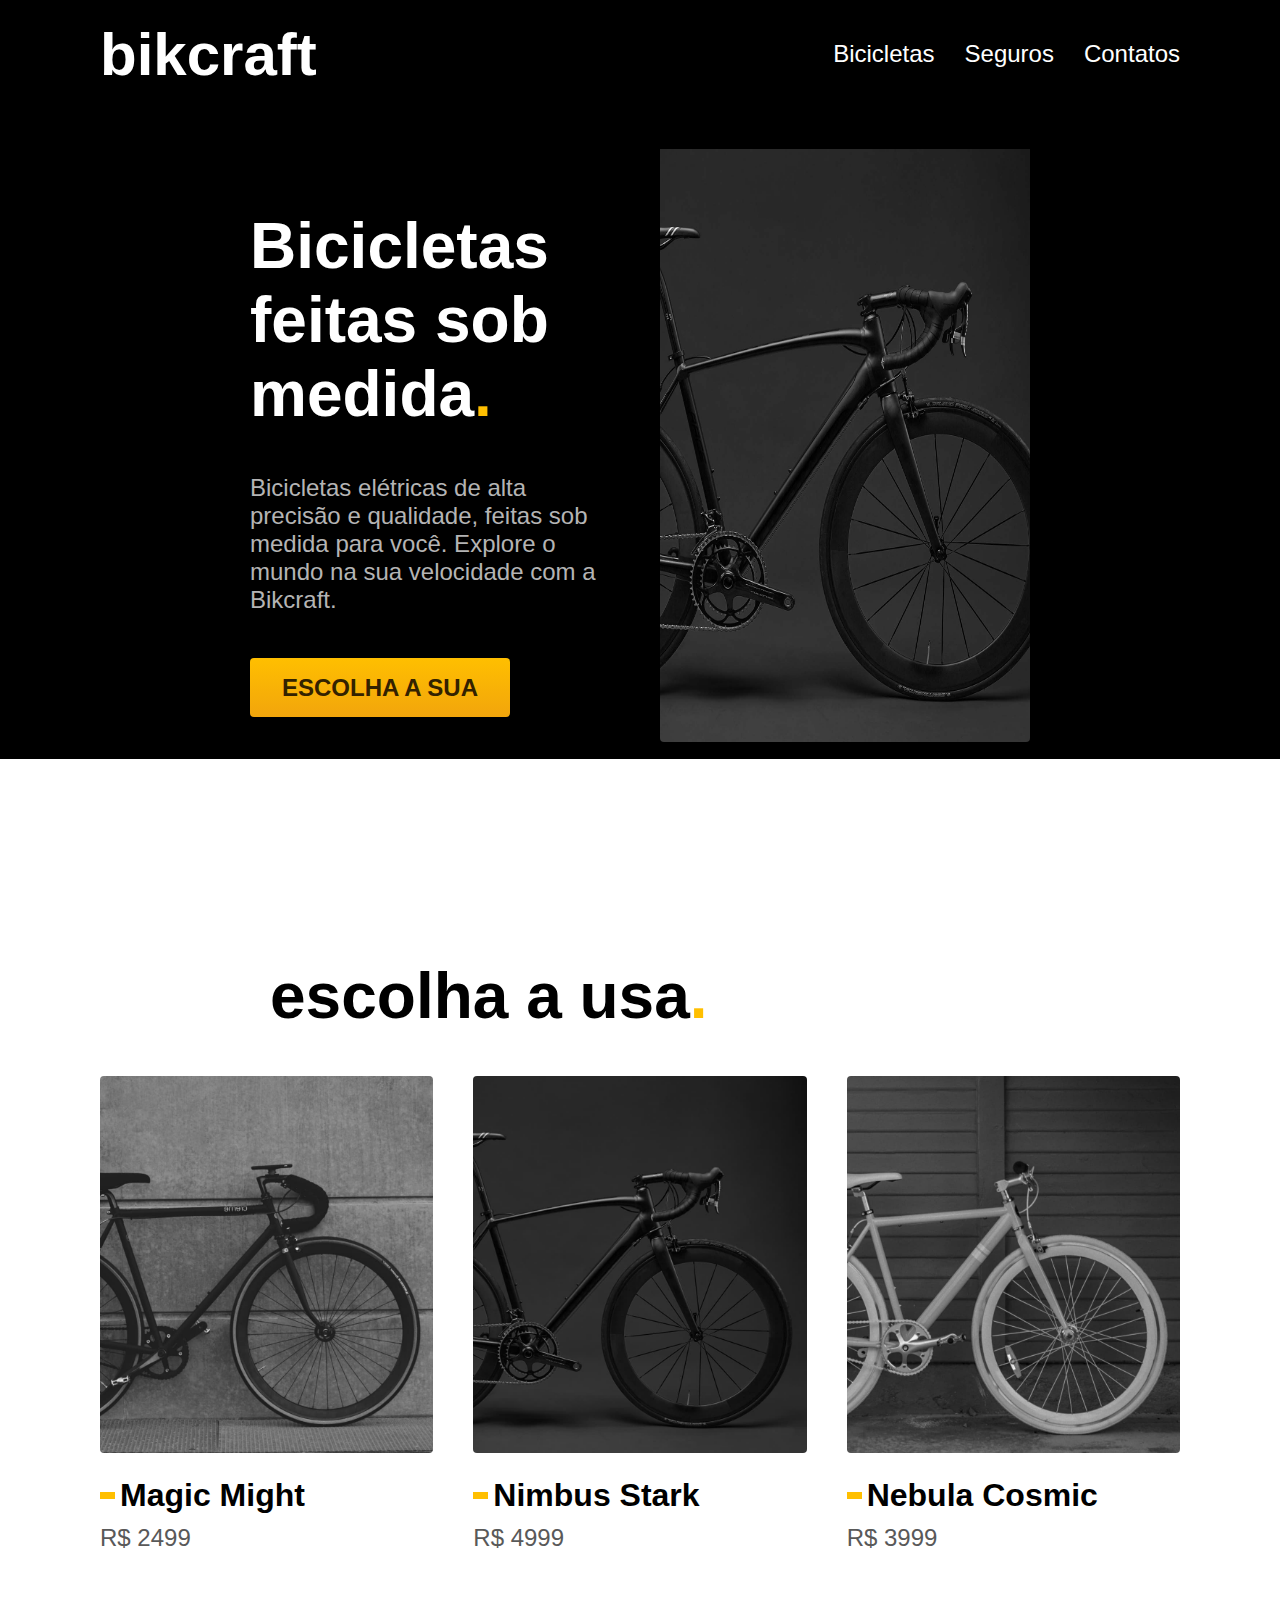
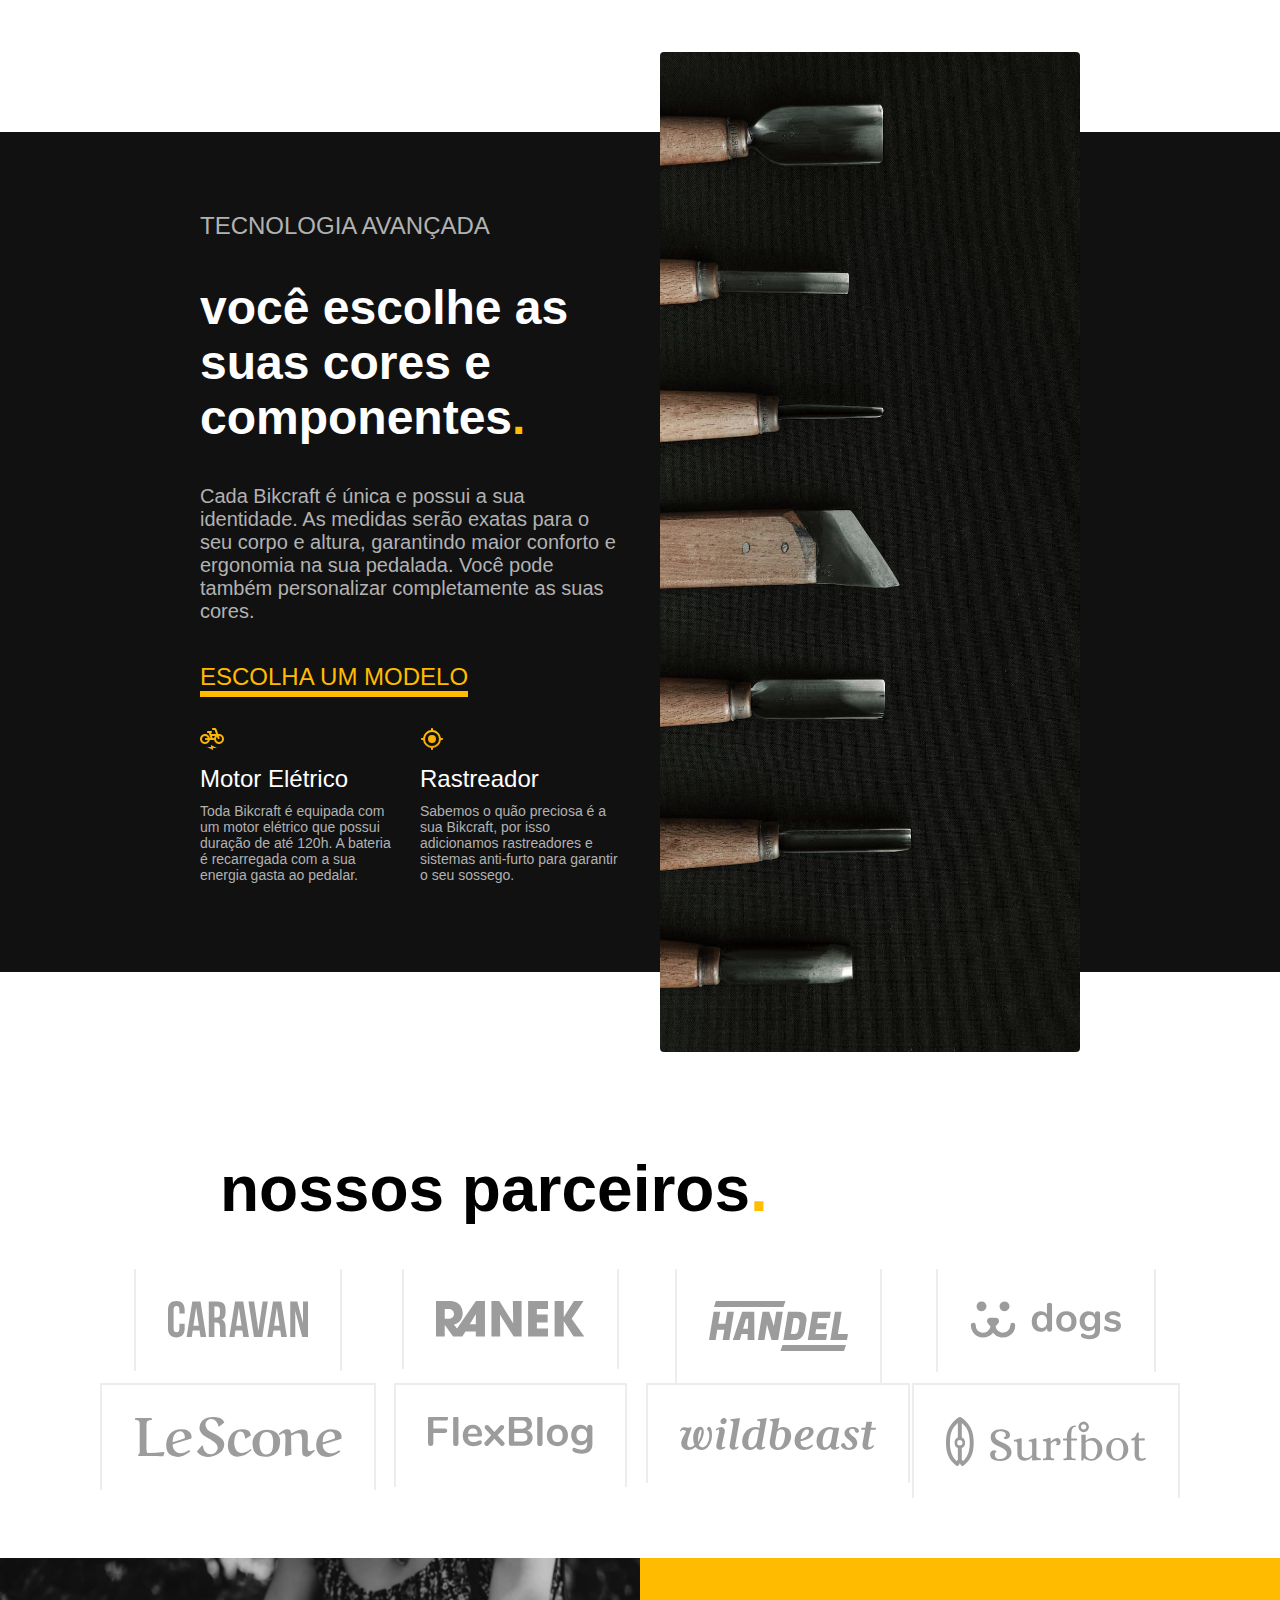
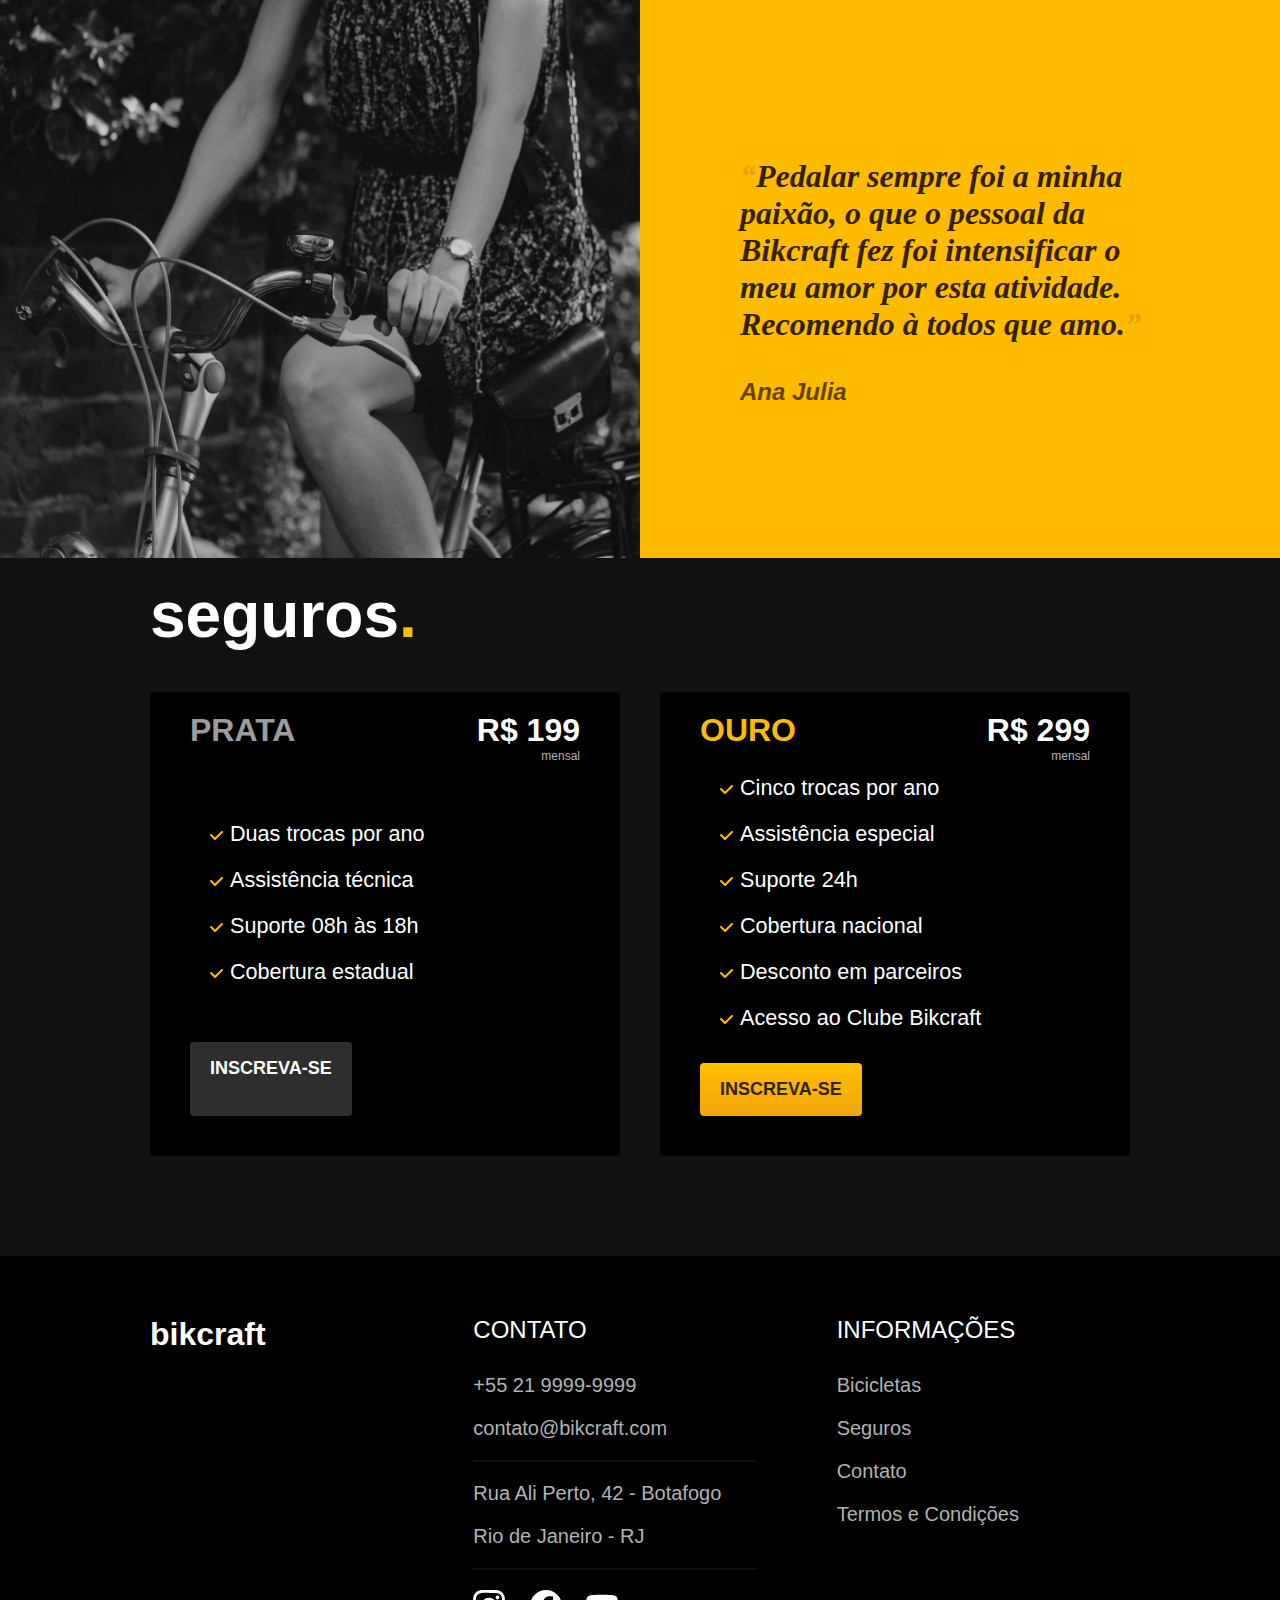
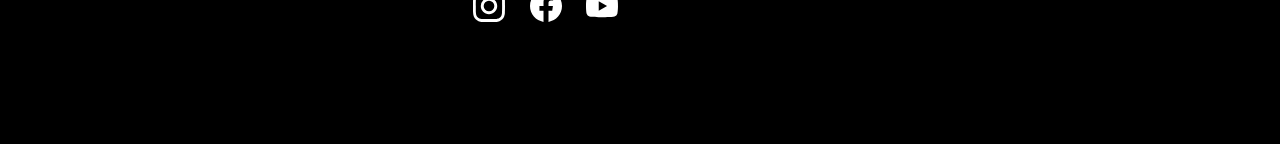
<file: index.html>
<!DOCTYPE html>
<html lang="PT-br">
<head>
    <meta charset="UTF-8">
    <meta http-equiv="X-UA-Compatible" content="IE=edge">
    <meta name="viewport" content="width=device-width, initial-scale=1.0">
    <link rel="stylesheet" href="./css/style.css">
    <title>Bikcraft - Bicicletas Elétricas</title>
</head>

<body>
    <header>
        <div class="nav">
            <a href="./index.html" class="titulo">bikcraft</a>
            <div class="nav-menu">
                <a href="./bicicletas.html">Bicicletas</a>
                <a href="./seguros.html">Seguros</a>
                <a href="./contato.html">Contatos</a>
            </div>
        </header>
    </nav>
    <section class="intro-back">
        <div class="intro">
            <div class="intro-div">
                <h1>Bicicletas feitas sob medida<span class="cor-amarela">.</span></h1>
                <p>Bicicletas elétricas de alta precisão e qualidade, feitas sob medida para você. Explore o mundo na sua velocidade com a Bikcraft.</p>
                <a href="./bicicletas.html">ESCOLHA A SUA</a>
            </div>
            <img src="./imgs/introducao.jpg" alt="bicicleta">
        </div>
    </section>
    <section class="escolha-back">
        <div class="escolha">
            <h1>escolha a usa<span class="cor-amarela">.</span></h1>
            <div class="menu-img">
                <a href="./bicicletas/magic.html">
                    <img class="magic" src="./imgs/magic-home.jpg" alt="magic">
                    <h2>Magic Might</h2>
                    <p>R$ 2499</p>
                </a>
                <a href="./bicicletas/nimbus.html">
                    <img class="nimbus" src="./imgs/./nimbus-home.jpg" alt="nimbus">
                    <h2>Nimbus Stark</h2>
                    <p>R$ 4999</p>
                </a>
                <a href="./bicicletas/nebula.html">
                    <img class="nebula" src="./imgs/./nebula-home.jpg" alt="nebula">
                    <h2>Nebula Cosmic</h2>
                    <p>R$ 3999</p>
                </a>
            </div>
        </div>
    </section>
    <article class="tecno-back">
        <div class="tecno">
            <h2>TECNOLOGIA AVANÇADA</h2>
            <h1>você escolhe as suas cores e componentes<span class="cor-amarela">.</span></h1>
            <p>Cada Bikcraft é única e possui a sua identidade. As medidas serão exatas para o seu corpo e altura, garantindo maior conforto e ergonomia na sua pedalada. Você pode também personalizar completamente as suas cores.</p>
            <a href="./bicicletas.html">ESCOLHA UM MODELO</a>
            <div class="tecno-div">
                <div>
                    <img src="./imgs/eletrica.svg" alt="eletrica">
                    <h2>Motor Elétrico</h2>
                    <p>Toda Bikcraft é equipada com um motor elétrico que possui duração de até 120h. A bateria é recarregada com a sua energia gasta ao pedalar.</p>
                </div>
                <div>
                    <img src="./imgs/rastreador.svg" alt="">
                    <h2>Rastreador</h2>
                    <p>Sabemos o quão preciosa é a sua Bikcraft, por isso adicionamos rastreadores e sistemas anti-furto para garantir o seu sossego.            </p>
                </div>
            </div>
            <img class="tecno-imagem" src="./imgs/tecnologia.jpg" alt="tecnologia">
        </div>
    </article>
    <article>
        <div class="parceiros">
            <h1>nossos parceiros<span class="cor-amarela">.</span></h1>
            <div class="parceiros-flex">
                <img src="./imgs/marcas/caravan.svg" alt="">
                <img src="./imgs/marcas/ranek.svg" alt="">
                <img src="./imgs/marcas/handel.svg" alt="">
                <img src="./imgs/marcas/dogs.svg" alt="">
                <img src="./imgs/marcas/lescone.svg" alt="">
                <img src="./imgs/marcas/flexblog.svg" alt="">
                <img src="./imgs/marcas/wildbeast.svg" alt="">
                <img src="./imgs/marcas/surfbot.svg" alt="">
            </div>
        </div>
    </article>
    <article class="depoimento-back">
        <div class="depoimento">
            <img src="./imgs/depoimento.jpg" alt="depoimento">
            <div class="depoimento-text">
                <h1><span class="cor-amarela-aspas">“</span>Pedalar sempre foi a minha paixão, o que o pessoal da Bikcraft fez foi intensificar o meu amor por esta atividade. Recomendo à todos que amo.<span class="cor-amarela-aspas">”</span></h1>
            </div>
        </div>  
    </article>
    <section class="seguros-back">
        <div class="seguros">
            <h1>seguros<span class="cor-amarela">.</span></h1>
            <div class="seguros-prata">
                    <h2>PRATA</h2>
                    <div class="seguros-prata-text-2">
                        <h3>R$ 199</h3>
                        <p>mensal</p>
                    </div>
                <ul class="lista-prata">
                    <li>Duas trocas por ano</li>
                    <li>Assistência técnica</li>
                    <li>Suporte 08h às 18h</li>
                    <li>Cobertura estadual</li>
                </ul>
                <a href="./orcamento.html">INSCREVA-SE</a>
            </div>
            <div class="seguros-ouro">
                <h2>OURO</h2>
                <div class="seguros-ouro-text">
                <h3>R$ 299</h3>
                    <p>mensal</p>
                </div>
                <ul>
                    <li>Cinco trocas por ano</li>
                    <li>Assistência especial</li>
                    <li>Suporte 24h</li>
                    <li>Cobertura nacional</li>
                    <li>Desconto em parceiros</li>
                    <li>Acesso ao Clube Bikcraft</li>
                </ul>
                <a href="./orcamento.html">INSCREVA-SE</a>
            </div>
        </div>
    </section>
    <footer class="rodape">
        <h1>bikcraft</h1>
        <div class="rodape-contato">
            <h2>CONTATO</h2>
            <div class="rodape-contatos">
                <a href="">+55 21 9999-9999</a>
                <a href="">contato@bikcraft.com</a>
            </div>
            <div class="rodape-contatos-loca">
                <p>Rua Ali Perto, 42 - Botafogo</p>
                <p>Rio de Janeiro - RJ</p>
            </div>
            <div class="rodape-contatos-imgs">
                <img src="./imgs/icons/instagram.svg" alt="instagram">
                <img src="./imgs/icons/facebook.svg" alt="facebook">
                <img src="./imgs/icons/youtube.svg" alt="youtube">
            </div>
        </div>
        <div class="rodape-info">
            <h2>INFORMAÇÕES</h2>
            <ul>
                <a href="./bicicletas.html">
                    <li>Bicicletas</li>
                </a>
                <a href="./seguros.html">
                    <li>Seguros</li>
                </a>
                <a href="./contato.html">
                    <li>Contato</li>
                </a>
                <a href="./termos.html">
                    <li>Termos e Condições</li>
                </a>
            </ul>
        </div>
        <p class="direitos">Bikcraft © Alguns direitos reservados.</p>
    </footer>
</body>
</html>
</file>
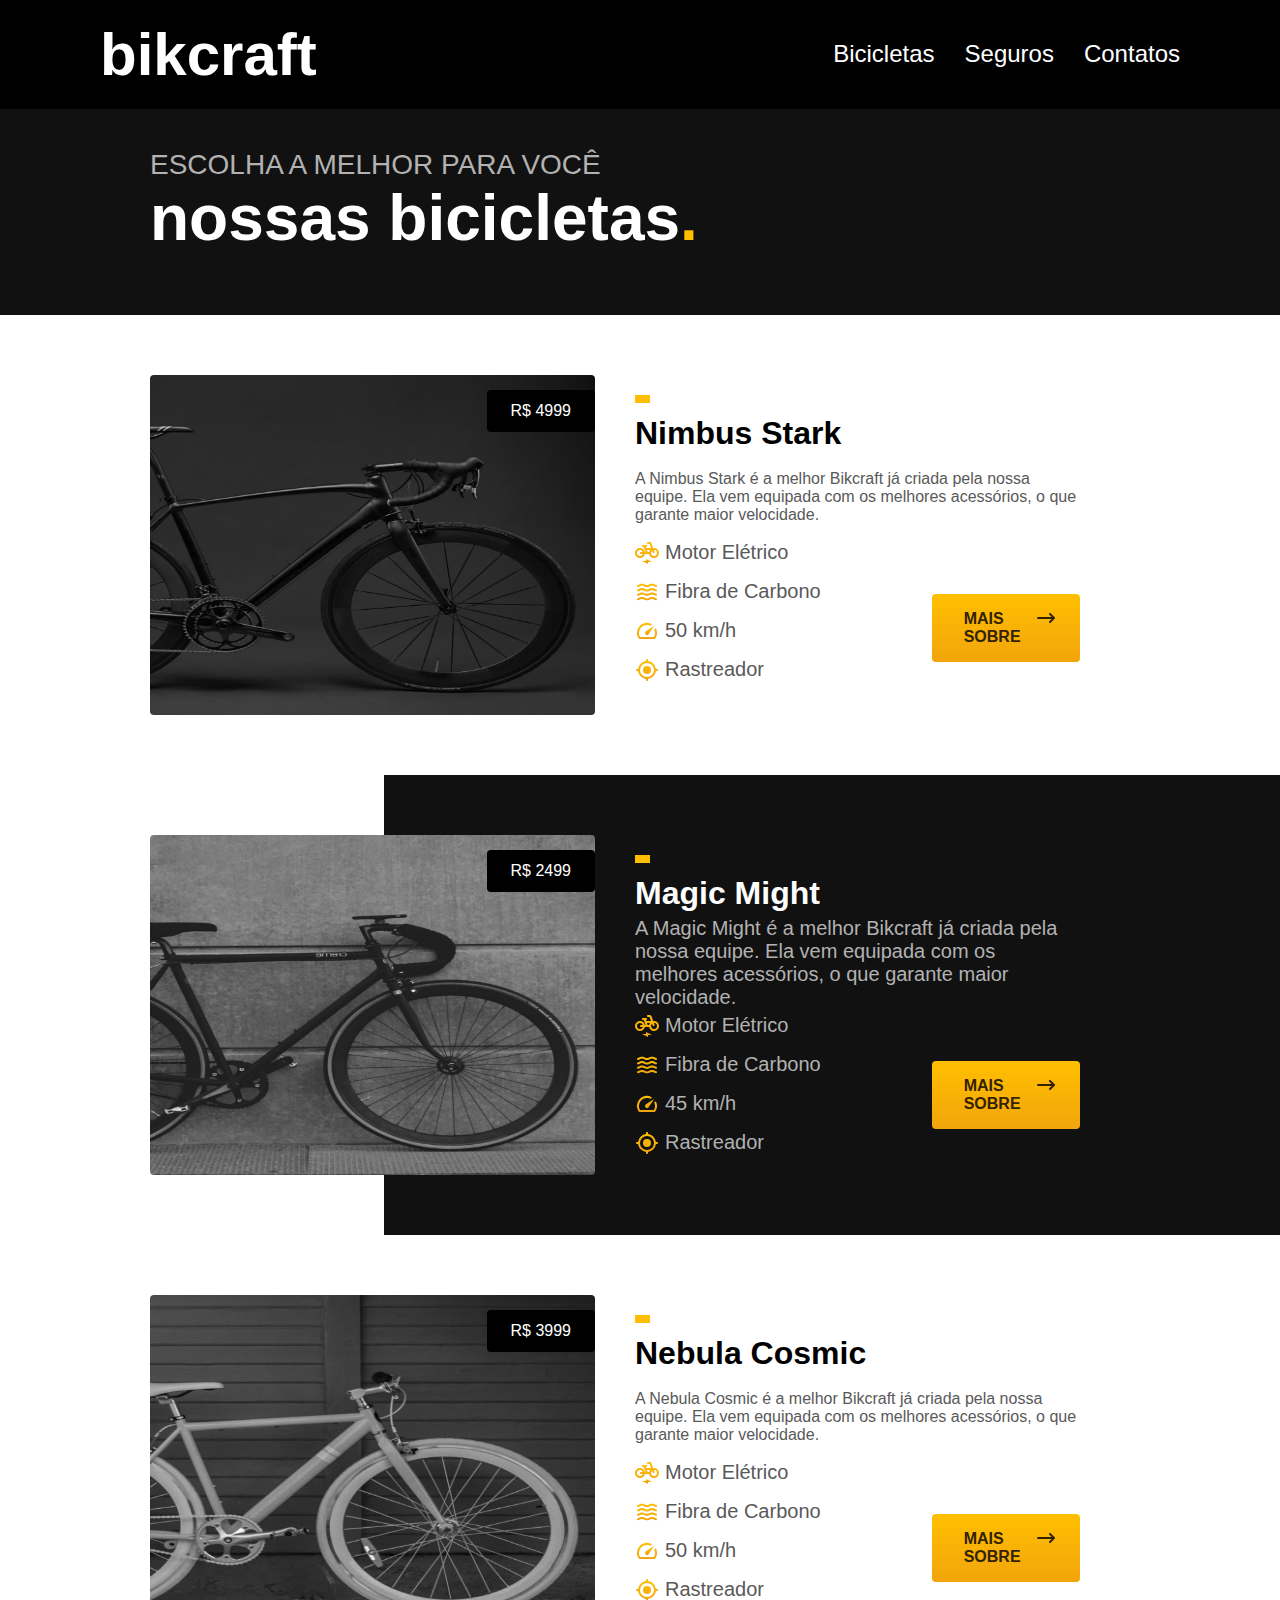
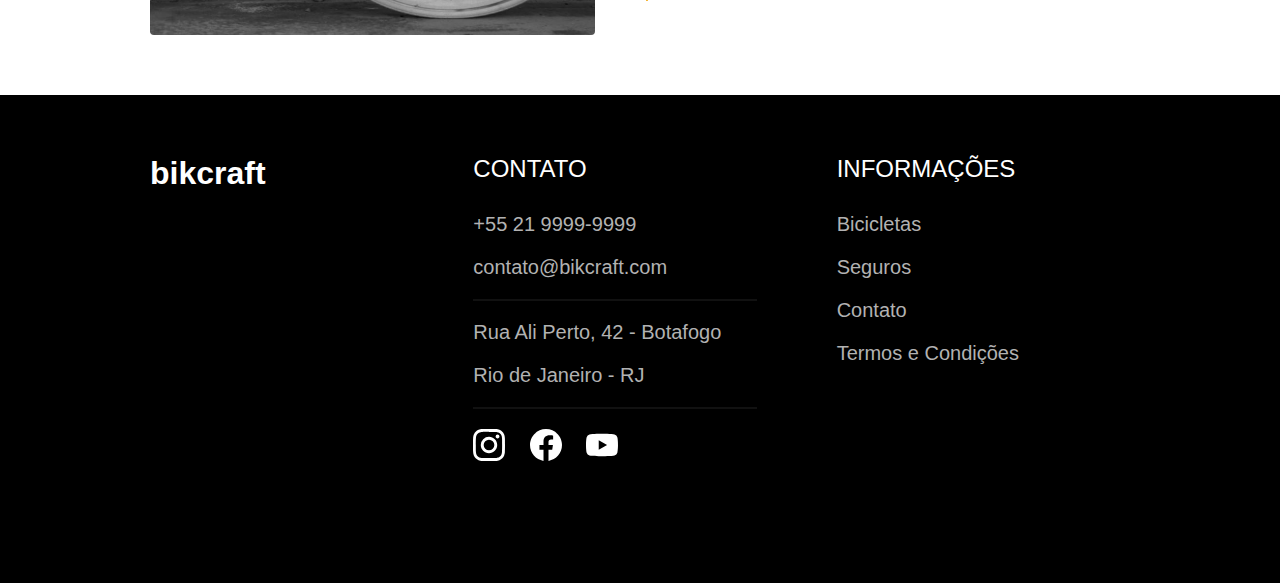
<file: bicicletas.html>
<!DOCTYPE html>
<html lang="PT-br">
<head>
    <meta charset="UTF-8">
    <meta http-equiv="X-UA-Compatible" content="IE=edge">
    <meta name="viewport" content="width=device-width, initial-scale=1.0">
    <title>Bicicletas | Bikcraft</title>
    <link rel="stylesheet" href="./css/style.css">
    <link rel="stylesheet" href="./css/bicicletas.css">
</head>
<body>
    <header>
        <div class="nav">
            <a href="./index.html" class="titulo">bikcraft</a>
            <div class="nav-menu">
                <a href="./bicicletas.html">Bicicletas</a>
                <a href="./seguros.html">Seguros</a>
                <a href="./contato.html">Contatos</a>
            </div>
        </header>
    <article class="intro-bicicletas">
        <h2>ESCOLHA A MELHOR PARA VOCÊ</h2>
        <h1>nossas bicicletas<span class="cor-amarela">.</span></h1>
    </article>
    <section class="bikes">
        <div class="imagem-bikes">
            <img src="./imgs/nimbus-home.jpg" alt="Nimbus Stark">
            <h4 class="bike-preco">R$ 4999</h4>
        </div>
        <div class="bike-detalhe">
            <h1>Nimbus Stark</h1>
            <p class="bike-detalhe-desc">A Nimbus Stark é a melhor Bikcraft já criada pela nossa equipe. Ela vem equipada com os melhores acessórios, o que garante maior velocidade.</p>
            <ul class="bike-desc">
                <li>
                    <img src="./imgs/eletrica.svg" alt="">
                    <p>Motor Elétrico</p>
                </li>
                <li>
                    <img src="./imgs/carbono.svg" alt="">
                    <p>Fibra de Carbono</p>
                </li>
                <li>
                    <img src="./imgs/velocidade.svg" alt="">
                    <p>50 km/h</p>
                </li>
                <li>
                    <img src="./imgs/rastreador.svg" alt="">
                    <p>Rastreador</p>
                </li>
            </ul>
            <a href="./bicicletas/nimbus.html">MAIS SOBRE</a>
        </div>
    </section>
    <section class="bikes-magic">
        <div class="imagem-bikes">
            <img src="./imgs/magic-home.jpg" alt="Magic Might">
            <h4 class="bike-preco">R$ 2499</h4>
        </div>
        </div>
        <div class="bike-detalhe">
            <h1>Magic Might</h1>
            <p class="bike-detalhe-desc">A Magic Might é a melhor Bikcraft já criada pela nossa equipe. Ela vem equipada com os melhores acessórios, o que garante maior velocidade.</p>
            <ul class="bike-desc">
                <li>
                    <img src="./imgs/eletrica.svg" alt="">
                    <p>Motor Elétrico</p>
                </li>
                <li>
                    <img src="./imgs/carbono.svg" alt="">
                    <p>Fibra de Carbono</p>
                </li>
                <li>
                    <img src="./imgs/velocidade.svg" alt="">
                    <p>45 km/h</p>
                </li>
                <li>
                    <img src="./imgs/rastreador.svg" alt="">
                    <p>Rastreador</p>
                </li>
            </ul>
            <a href="./bicicletas/nimbus.html">MAIS SOBRE</a>
        </div>
        </div>
    </section>
    <section class="bikes">
        <div class="imagem-bikes">
            <img src="./imgs/nebula-home.jpg" alt="Nebula Cosmic">
            <h4 class="bike-preco">R$ 3999</h4>
        </div>
        <div class="bike-detalhe">
            <h1>Nebula Cosmic</h1>
            <p class="bike-detalhe-desc">A Nebula Cosmic é a melhor Bikcraft já criada pela nossa equipe. Ela vem equipada com os melhores acessórios, o que garante maior velocidade.</p>
            <ul class="bike-desc">
                <li>
                    <img src="./imgs/eletrica.svg" alt="">
                    <p>Motor Elétrico</p>
                </li>
                <li>
                    <img src="./imgs/carbono.svg" alt="">
                    <p>Fibra de Carbono</p>
                </li>
                <li>
                    <img src="./imgs/velocidade.svg" alt="">
                    <p>50 km/h</p>
                </li>
                <li>
                    <img src="./imgs/rastreador.svg" alt="">
                    <p>Rastreador</p>
                </li>
            </ul>
            <a href="./bicicletas/nimbus.html">MAIS SOBRE</a>
        </div>
        </div>
    </section>
    <footer class="rodape">
        <h1>bikcraft</h1>
        <div class="rodape-contato">
            <h2>CONTATO</h2>
            <div class="rodape-contatos">
                <a href="">+55 21 9999-9999</a>
                <a href="">contato@bikcraft.com</a>
            </div>
            <div class="rodape-contatos-loca">
                <p>Rua Ali Perto, 42 - Botafogo</p>
                <p>Rio de Janeiro - RJ</p>
            </div>
            <div class="rodape-contatos-imgs">
                <img src="./imgs/icons/instagram.svg" alt="instagram">
                <img src="./imgs/icons/facebook.svg" alt="facebook">
                <img src="./imgs/icons/youtube.svg" alt="youtube">
            </div>
        </div>
        <div class="rodape-info">
            <h2>INFORMAÇÕES</h2>
            <ul>
                <a href="./bicicletas.html">
                    <li>Bicicletas</li>
                </a>
                <a href="./seguros.html">
                    <li>Seguros</li>
                </a>
                <a href="./contato.html">
                    <li>Contato</li>
                </a>
                <a href="./termos.html">
                    <li>Termos e Condições</li>
                </a>
            </ul>
        </div>
        <p class="direitos">Bikcraft © Alguns direitos reservados.</p>
    </footer>
</body>
</html>
</file>
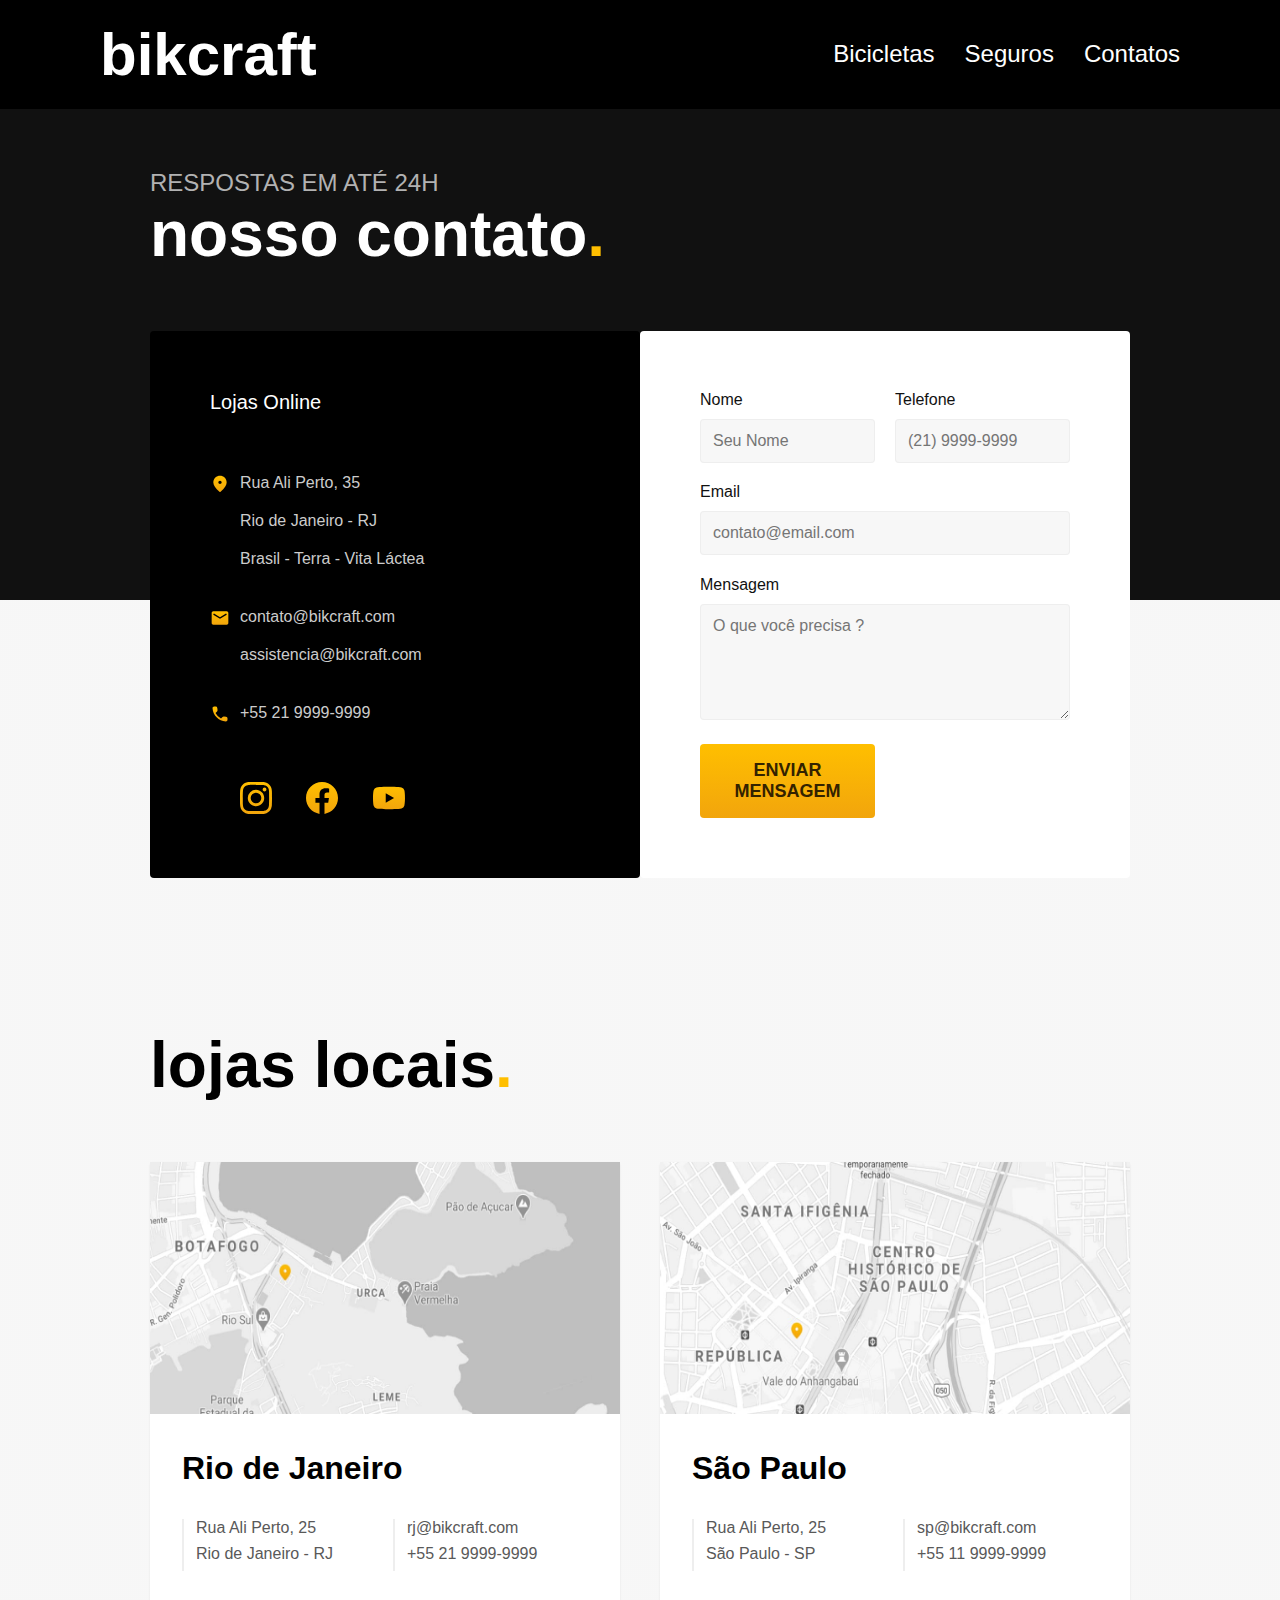
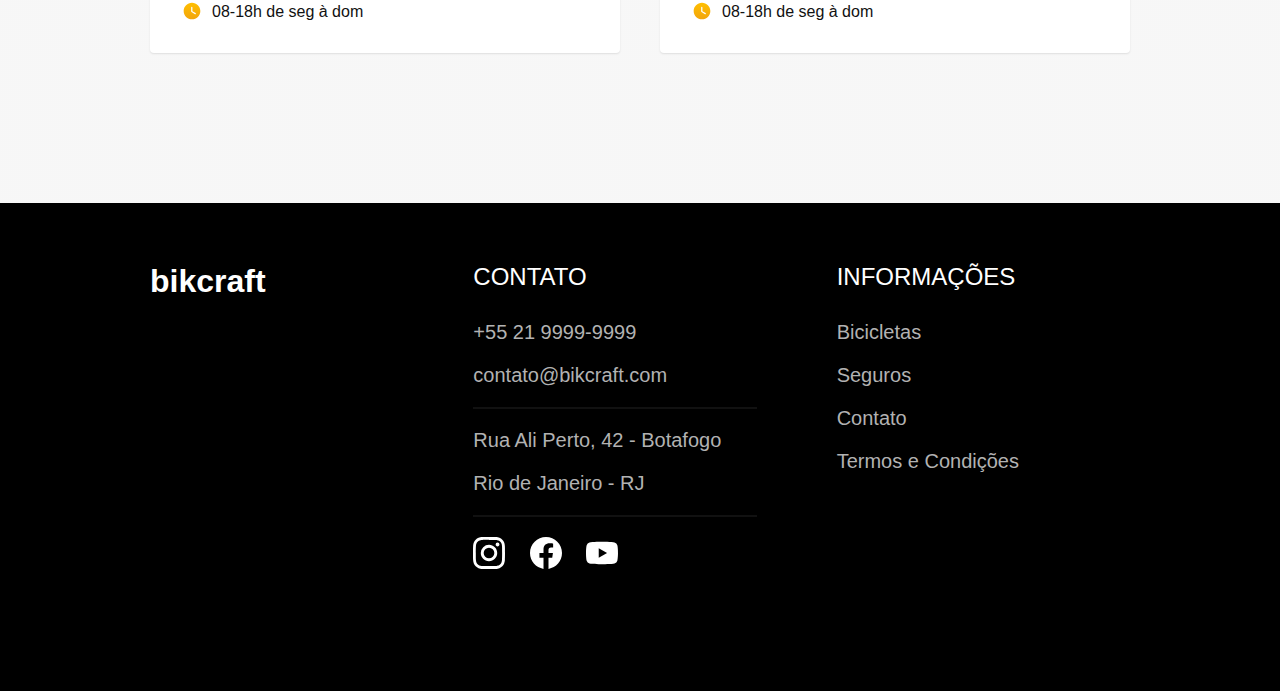
<file: contato.html>
<!DOCTYPE html>
<html lang="en">
<head>
    <meta charset="UTF-8">
    <meta http-equiv="X-UA-Compatible" content="IE=edge">
    <meta name="viewport" content="width=device-width, initial-scale=1.0">
    <link rel="stylesheet" href="./css/style.css">
    <link rel="stylesheet" href="./css/contato.css">
    <title>Contato | Bikcraft</title>
</head>
<body>
    <header>
        <div class="nav">
            <a href="./index.html" class="titulo">bikcraft</a>
            <div class="nav-menu">
                <a href="./bicicletas.html">Bicicletas</a>
                <a href="./seguros.html">Seguros</a>
                <a href="./contato.html">Contatos</a>
            </div>
    </header>
    <section class="contato">
        <div class="contato-titulo">
            <p>RESPOSTAS EM ATÉ 24H</p>
            <h1>nosso contato<span class="cor-amarela">.</span></h1>
        </div>
        <div class="contato-tabela">
            <div class="contato-1">
                <h1>Lojas Online</h1>
                <ul class="contato-loc">
                    <li>Rua Ali Perto, 35</li>
                    <li>Rio de Janeiro - RJ</li>
                    <li>Brasil - Terra - Vita Láctea</li>
                </ul>
                <ul class="contato-email">
                    <li>contato@bikcraft.com</li>
                    <li>assistencia@bikcraft.com</li>
                </ul>
                <ul class="contato-num">
                    <li>+55 21 9999-9999</li>
                </ul>
                <div class="contato-imgs">
                    <img src="./imgs/icons/redes-sociais-dourada/instagram-p.svg" alt="instagram">
                    <img src="./imgs/icons/redes-sociais-dourada/facebook-p.svg" alt="facebook">
                    <img src="./imgs/icons/redes-sociais-dourada/youtube-p.svg" alt="youtube">
                </div>
            </div>
            <form action="./contato.html" class="contato-2">
                <div class="contato-2-nome">
                    <label for="nome">Nome</label>
                    <input type="text" id="nome" name="nome" placeholder="Seu Nome">
                </div>
                <div class="contato-2-telefone">
                    <label for="telefone">Telefone</label>
                    <input type="text" id="telefone" name="telefone" placeholder="(21) 9999-9999">
                </div>
                <div class="contato-2-email">    
                    <label for="email">Email</label>
                    <input type="email" name="email" id="email" placeholder="contato@email.com">
                </div>
                <div class="contato-2-mensagem">    
                    <label for="mensagem">Mensagem</label>
                    <textarea name="mensagem" id="mensagem" rows="5" placeholder="O que você precisa ?"></textarea>
                </div>
                <button>ENVIAR MENSAGEM</button>
            </form>
        </div>
    </section>
    <section>
        <div class="tabela-contato">
            <h1 class="titulo-tabela">lojas locais<span class="cor-amarela">.</span></h1>
            <div class="tabela-loc-rj">
                <img src="./imgs/rj.jpg" alt="rio de janeiro">
                <div class="tabela-loc-div">
                    <h2>Rio de Janeiro</h2>
                    <ul>
                        <li>Rua Ali Perto, 25</li>
                        <li>Rio de Janeiro - RJ</li>
                    </ul>
                    <ul>
                        <li>rj@bikcraft.com</li>
                        <li>+55 21 9999-9999</li>
                    </ul>
                    <p>08-18h de seg à dom</p>
                </div>  
            </div>
            <div class="tabela-loc-sp">
                <img src="./imgs/sp.jpg" alt="rio de janeiro">
                <div class="tabela-loc-div">
                    <h2>São Paulo</h2>
                    <ul>
                        <li>Rua Ali Perto, 25</li>
                        <li>São Paulo - SP</li>
                    </ul>
                    <ul>
                        <li>sp@bikcraft.com</li>
                        <li>+55 11 9999-9999</li>
                    </ul>
                    <p>08-18h de seg à dom</p>
                </div>  
            </div>
        </div>
    </section>
    <footer class="rodape">
        <h1>bikcraft</h1>
        <div class="rodape-contato">
            <h2>CONTATO</h2>
            <div class="rodape-contatos">
                <a href="">+55 21 9999-9999</a>
                <a href="">contato@bikcraft.com</a>
            </div>
            <div class="rodape-contatos-loca">
                <p>Rua Ali Perto, 42 - Botafogo</p>
                <p>Rio de Janeiro - RJ</p>
            </div>
            <div class="rodape-contatos-imgs">
                <img src="./imgs/icons/instagram.svg" alt="instagram">
                <img src="./imgs/icons/facebook.svg" alt="facebook">
                <img src="./imgs/icons/youtube.svg" alt="youtube">
            </div>
        </div>
        <div class="rodape-info">
            <h2>INFORMAÇÕES</h2>
            <ul>
                <a href="./bicicletas.html">
                    <li>Bicicletas</li>
                </a>
                <a href="./seguros.html">
                    <li>Seguros</li>
                </a>
                <a href="./contato.html">
                    <li>Contato</li>
                </a>
                <a href="./termos.html">
                    <li>Termos e Condições</li>
                </a>
            </ul>
        </div>
        <p class="direitos">Bikcraft © Alguns direitos reservados.</p>
    </footer>
</body>
</html>
</file>
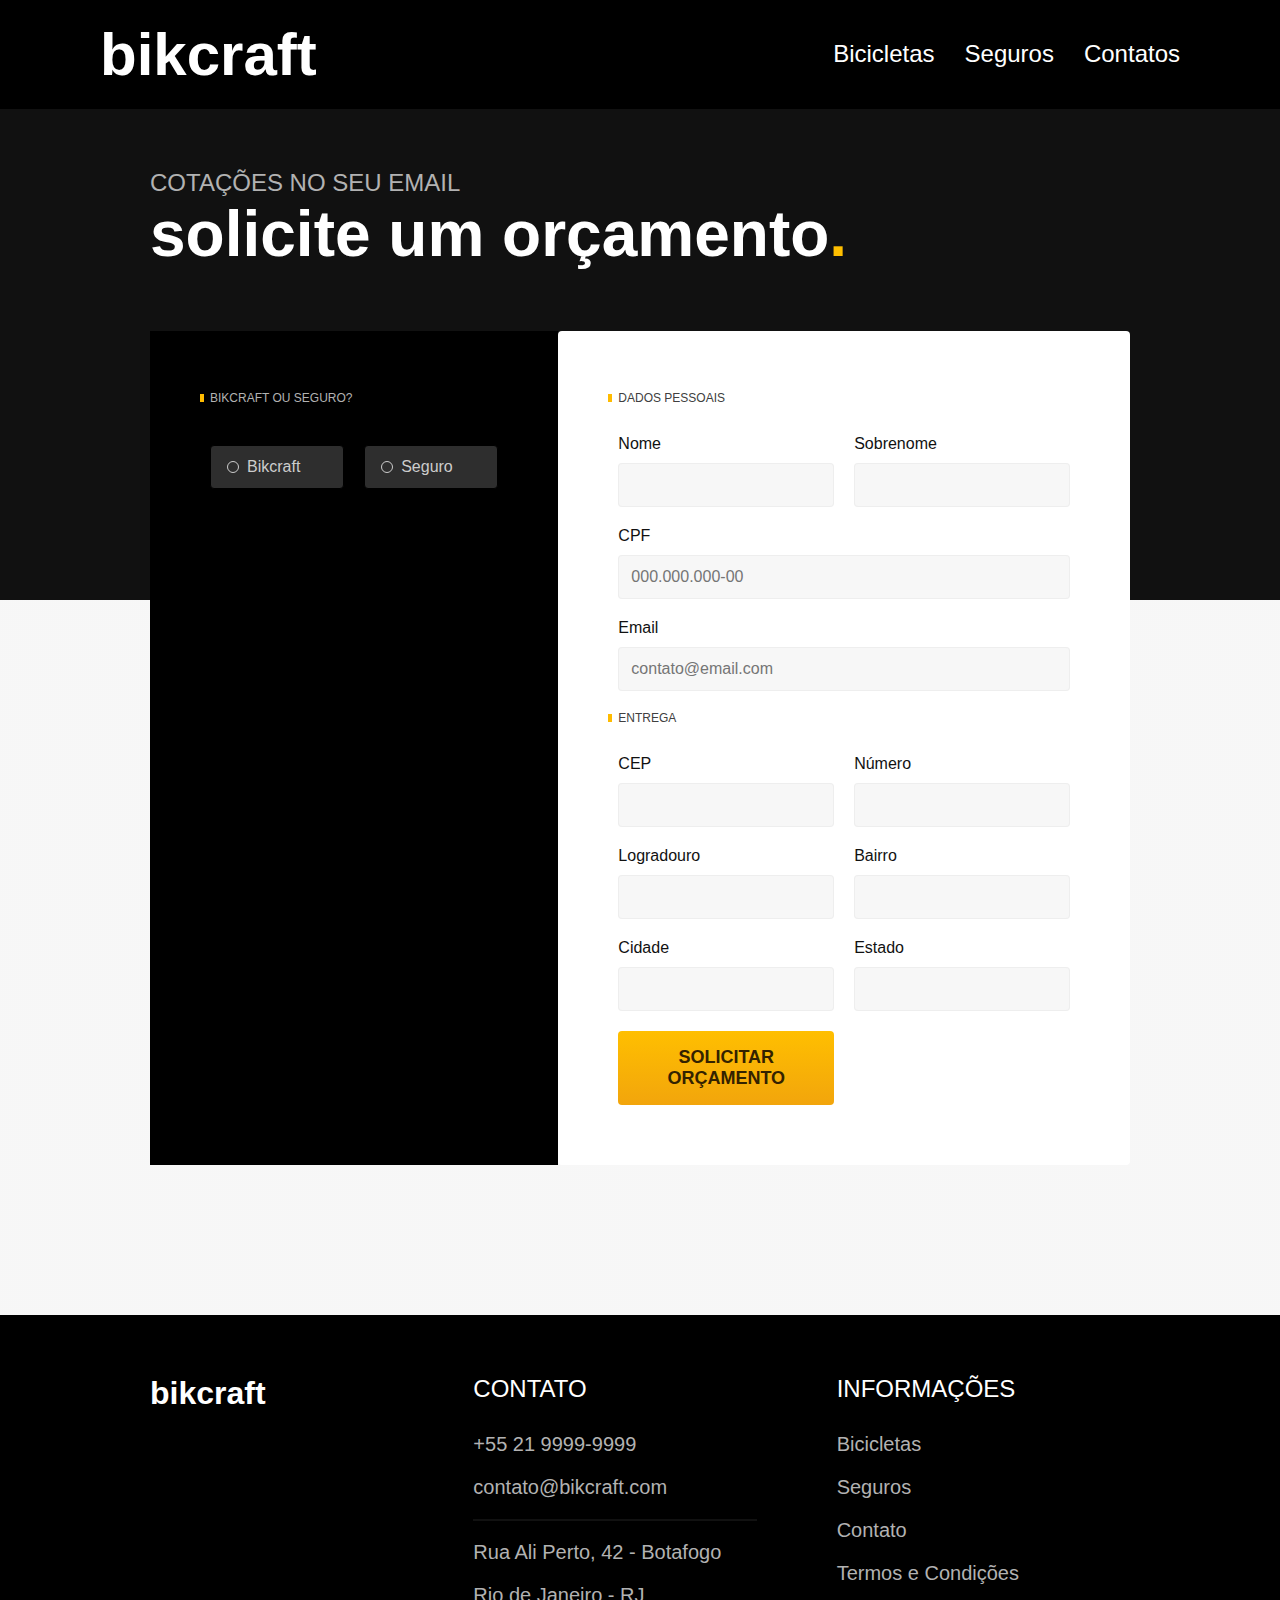
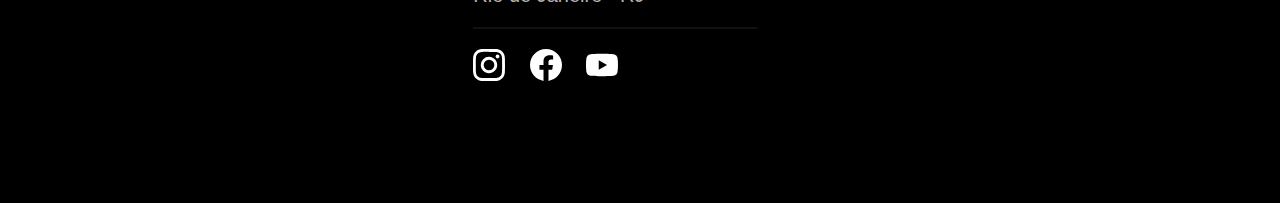
<file: orcamento.html>
<!DOCTYPE html>
<html lang="en">
<head>
    <meta charset="UTF-8">
    <meta http-equiv="X-UA-Compatible" content="IE=edge">
    <meta name="viewport" content="width=device-width, initial-scale=1.0">
    <title>Orçamento | Bikcraft</title>
    <link rel="stylesheet" href="./css/style.css">
    <link rel="stylesheet" href="./css/orcamento.css">
    <link rel="stylesheet" href="./css/contato.css">
</head>
<body>
    <header>
        <div class="nav">
            <a href="./index.html" class="titulo">bikcraft</a>
            <div class="nav-menu">
                <a href="./bicicletas.html">Bicicletas</a>
                <a href="./seguros.html">Seguros</a>
                <a href="./contato.html">Contatos</a>
            </div>
    </header>
    <section class="contato">
        <form action="./orcamento.html" class="orçamento-produto">
                <div class="orcamento-titulo">
                    <p>COTAÇÕES NO SEU EMAIL</p>
                    <h1>solicite um orçamento<span class="cor-amarela">.</span></h1>
                </div>
                <div class="orcamento-tabela">
                    <div class="orcamento-planos">
                        <h2>BIKCRAFT OU SEGURO?</h2>

                        <input type="radio" name="tipo" value="bikcraft" id="bikcraft">
                        <label for="bikcraft">Bikcraft</label>

                        <input type="radio" name="tipo" value="seguro" id="seguro">
                        <label for="seguro">Seguro</label>

                            <div class="orcamento-conteudo" id="orcamento-bikcraft">
                                <h2>Escolha a sua</h2>
                                <input type="radio" name="produto" value="nimbus" id="nimbus">
                                <label for="nimbus">Nimbus Stark <span>R$4999</span></label>
                                <div class="bikcraft-detalhes" id="nimbus-detalhes">
                                    <ul class="bikcraft-detalhes-desc">
                                        <li><img src="./imgs/eletrica.svg" alt="eletrica"></img>Motor Elétrico</li>
                                        <li><img src="./imgs/carbono.svg" alt="carbono"></img>Fibra de Carbono</li>
                                        <li><img src="./imgs/velocidade.svg" alt="velocidade"></img>50 km/h</li>
                                        <li><img src="./imgs/rastreador.svg" alt="rastreador"></img>Rastreador</li>
                                    </ul>
                                    <img src="./imgs/nimbus-home.jpg" alt="nimbus">
                                </div>

                                <input type="radio" name="produto" value="magic" id="magic">
                                <label for="magic">Magic Might <span>R$2499</span></label>
                                <div class="bikcraft-detalhes" id="magic-detalhes">
                                    <ul class="bikcraft-detalhes-desc">
                                        <li><img src="./imgs/eletrica.svg" alt="eletrica"></img>Motor Elétrico</li>
                                        <li><img src="./imgs/carbono.svg" alt="carbono"></img>Fibra de Carbono</li>
                                        <li><img src="./imgs/velocidade.svg" alt="velocidade"></img>45 km/h</li>
                                        <li><img src="./imgs/rastreador.svg" alt="rastreador"></img>Rastreador</li>
                                    </ul>
                                    <img src="./imgs/magic-home.jpg" alt="Magic">
                                </div>

                                <input type="radio" name="produto" value="cosmic" id="cosmic">
                                <label for="cosmic">Nebula Cosmic <span>R$3999</span></label>
                                <div class="bikcraft-detalhes" id="cosmic-detalhes">
                                    <ul class="bikcraft-detalhes-desc">
                                        <li><img src="./imgs/eletrica.svg" alt="eletrica"></img>Motor Elétrico</li>
                                        <li><img src="./imgs/carbono.svg" alt="carbono"></img>Fibra de Carbono</li>
                                        <li><img src="./imgs/velocidade.svg" alt="velocidade"></img>40 km/h</li>
                                        <li><img src="./imgs/rastreador.svg" alt="rastreador"></img>Rastreador</li>
                                    </ul>
                                    <img src="./imgs/nebula-home.jpg" alt="nebula">
                                </div>
                            </div>

                            <div class="orcamento-conteudo" id="orcamento-seguro">
                                <h2>Escolha um plano</h2>
                                <input type="radio" name="produto" value="prata" id="prata">
                                <label for="prata">Prata<span>R$199</span></label>
                                <input type="radio" name="produto" value="ouro" id="ouro">
                                <label for="ouro">Ouro <span>R$299</span></label>
                            </div>
                    </div>
                    <div class="orcamento-form">
                        <h2 class="dado-pessoais">DADOS PESSOAIS</h2>
                        <div class="contato-2-nome">
                            <label for="nome">Nome</label>
                            <input type="text" id="nome" name="nome">
                        </div>
                        <div class="contato-2-telefone">
                            <label for="sobrenome">Sobrenome</label>
                            <input type="text" id="sobrenome" name="sobrenome">
                        </div>
                        <div class="contato-2-email">    
                            <label for="cpf">CPF</label>
                            <input type="text" name="cpf" id="cpf" placeholder="000.000.000-00">
                        </div>
                        <div class="contato-2-email">    
                            <label for="email">Email</label>
                            <input type="email" name="email" id="email" placeholder="contato@email.com">
                        </div>
                        <h2>ENTREGA</h2>
                        <div class="contato-2-nome">
                            <label for="CEP">CEP</label>
                            <input type="text" id="CEP" name="CEP">
                        </div>
                        <div class="contato-2-nome">
                            <label for="numero">Número</label>
                            <input type="text" id="numero" name="numero">
                        </div>
                        <div class="contato-2-nome">
                            <label for="Logradouro">Logradouro</label>
                            <input type="text" id="Logradouro" name="Logradouro">
                        </div>
                        <div class="contato-2-nome">
                            <label for="Bairro">Bairro</label>
                            <input type="text" id="Bairro" name="Bairro">
                        </div>
                        <div class="contato-2-nome">
                            <label for="Cidade">Cidade</label>
                            <input type="text" id="Cidade" name="Cidade">
                        </div>
                        <div class="contato-2-nome">
                            <label for="Estado">Estado</label>
                            <input type="text" id="Estado" name="Estado">
                        </div>
                        <button>SOLICITAR ORÇAMENTO</button>
                    </div> 
                </div>
        </form>
    </section>
    <footer class="rodape">
        <h1>bikcraft</h1>
        <div class="rodape-contato">
            <h2>CONTATO</h2>
            <div class="rodape-contatos">
                <a href="">+55 21 9999-9999</a>
                <a href="">contato@bikcraft.com</a>
            </div>
            <div class="rodape-contatos-loca">
                <p>Rua Ali Perto, 42 - Botafogo</p>
                <p>Rio de Janeiro - RJ</p>
            </div>
            <div class="rodape-contatos-imgs">
                <img src="./imgs/icons/instagram.svg" alt="instagram">
                <img src="./imgs/icons/facebook.svg" alt="facebook">
                <img src="./imgs/icons/youtube.svg" alt="youtube">
            </div>
        </div>
        <div class="rodape-info">
            <h2>INFORMAÇÕES</h2>
            <ul>
                <a href="./bicicletas.html">
                    <li>Bicicletas</li>
                </a>
                <a href="./seguros.html">
                    <li>Seguros</li>
                </a>
                <a href="./contato.html">
                    <li>Contato</li>
                </a>
                <a href="./termos.html">
                    <li>Termos e Condições</li>
                </a>
            </ul>
        </div>
        <p class="direitos">Bikcraft © Alguns direitos reservados.</p>
    </footer>
</body>
</html>
</file>
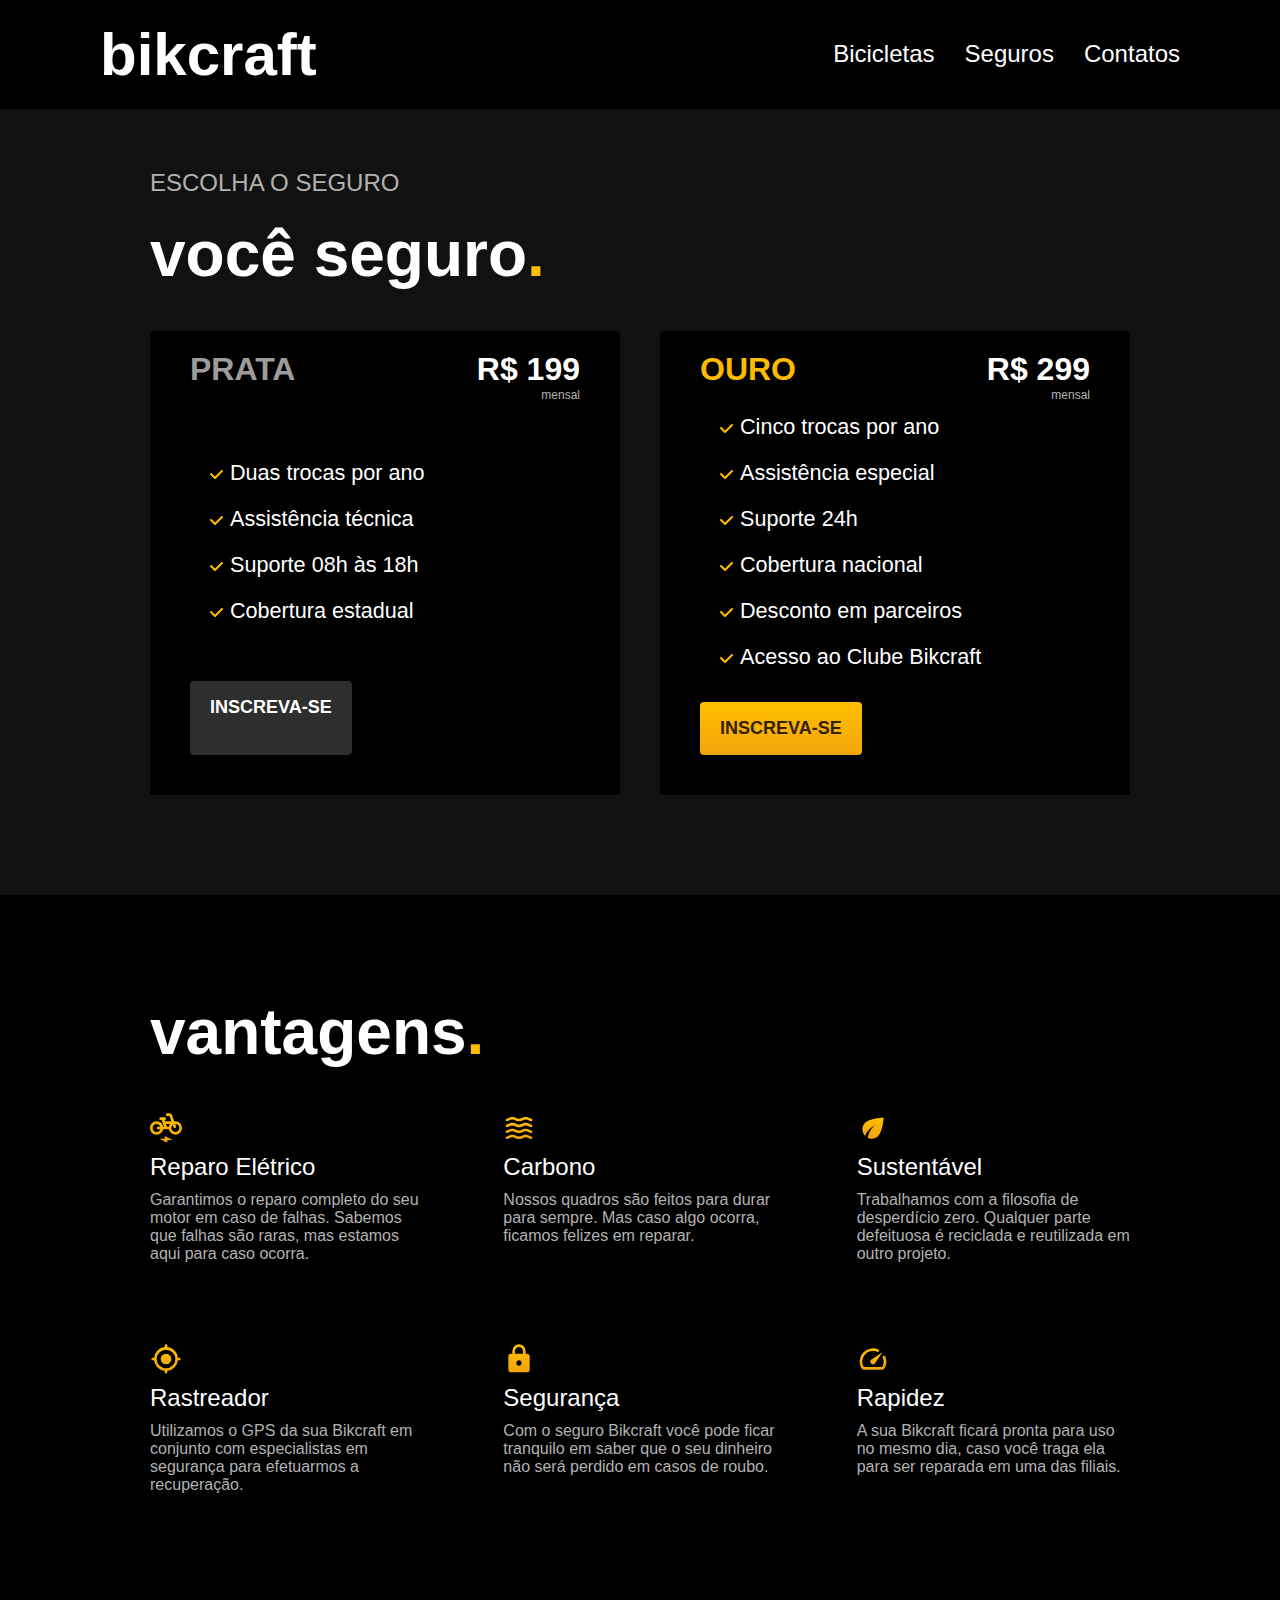
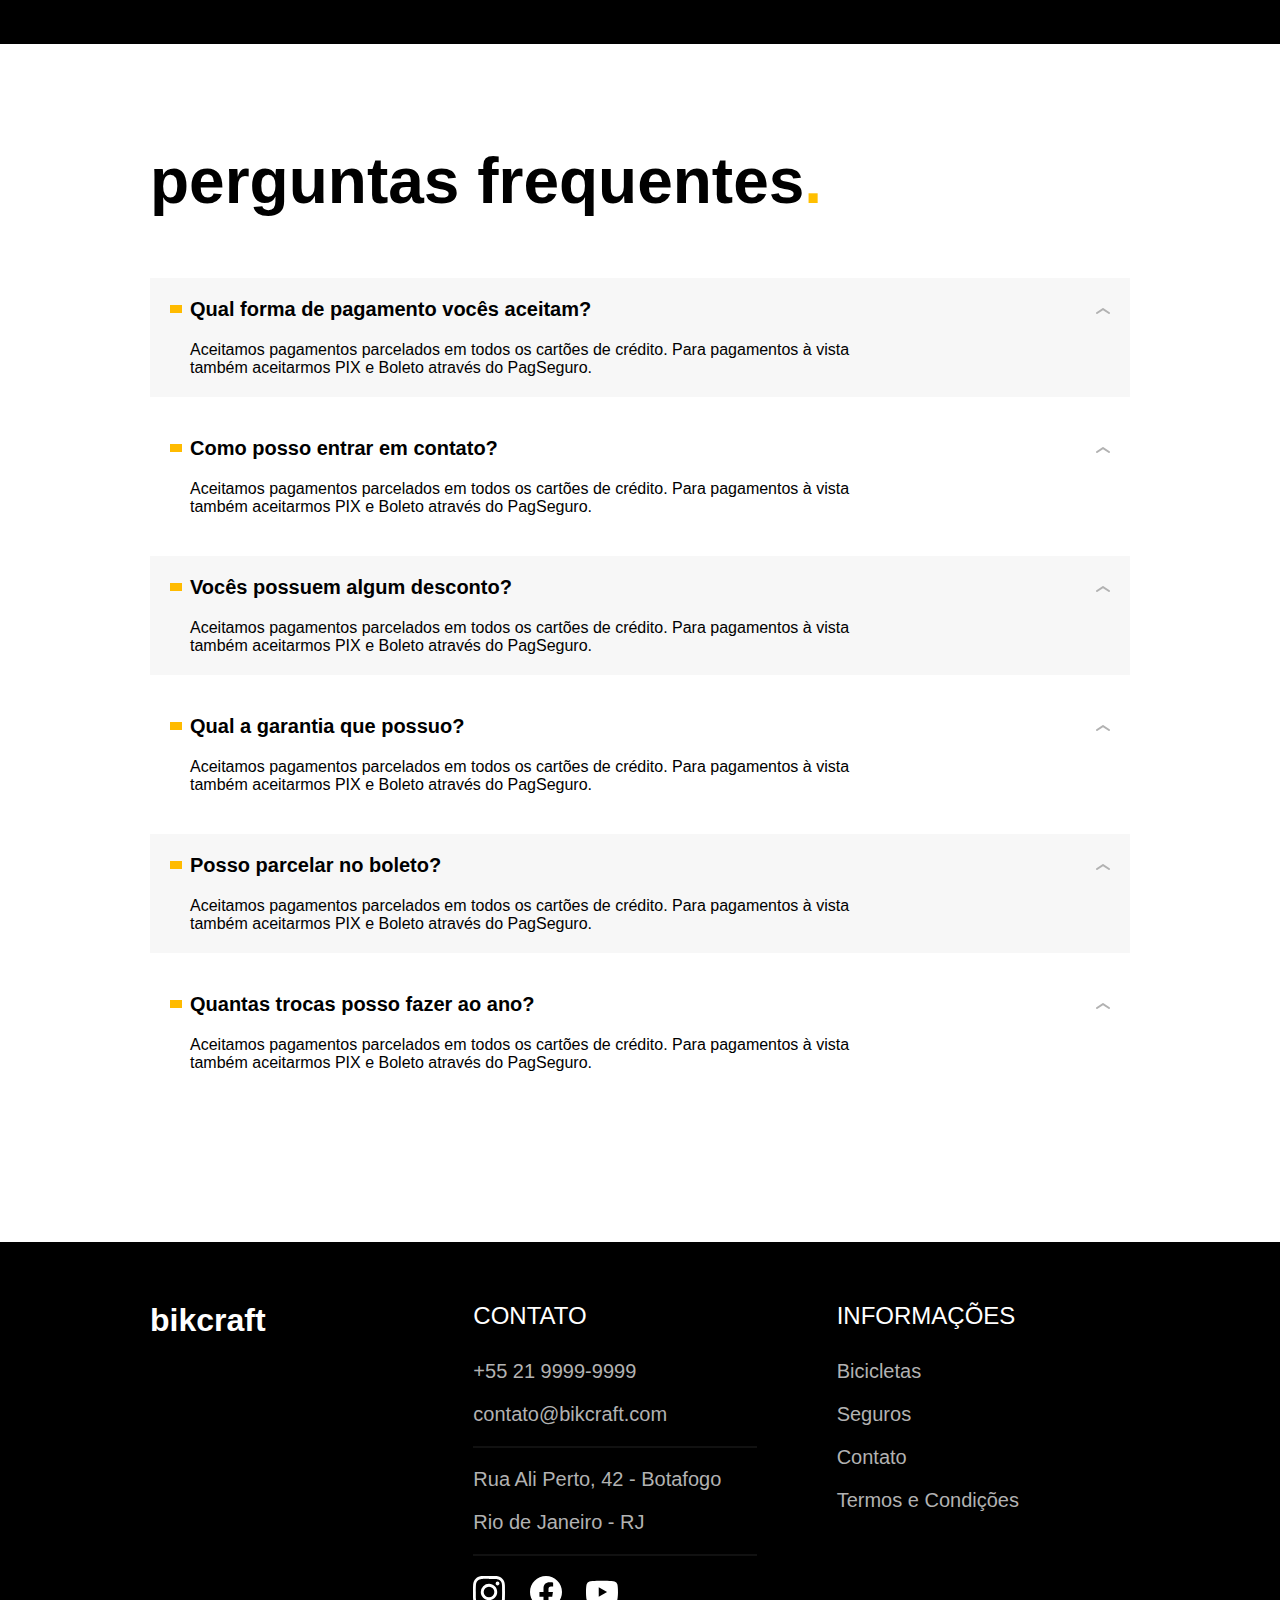
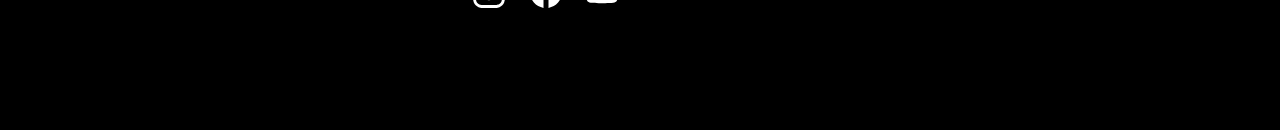
<file: seguros.html>
<!DOCTYPE html>
<html lang="en">
<head>
    <meta charset="UTF-8">
    <meta http-equiv="X-UA-Compatible" content="IE=edge">
    <meta name="viewport" content="width=device-width, initial-scale=1.0">
    <link rel="stylesheet" href="./css/style.css">
    <link rel="stylesheet" href="./css/seguros.css">
    <title>Seguros | Bikcraft</title>
</head>
<body>
    <header>
        <div class="nav">
            <a href="./index.html" class="titulo">bikcraft</a>
            <div class="nav-menu">
                <a href="./bicicletas.html">Bicicletas</a>
                <a href="./seguros.html">Seguros</a>
                <a href="./contato.html">Contatos</a>
            </div>
    </header>
    <section class="seguros-back">
        <div class="seguros">
            <div>
                <p class="seguros-p">ESCOLHA O SEGURO</p>
                <h1>você seguro<span class="cor-amarela">.</span></h1>
            </div>
            <div class="seguros-prata">
                    <h2>PRATA</h2>
                    <div class="seguros-prata-text-2">
                        <h3>R$ 199</h3>
                        <p>mensal</p>
                    </div>
                <ul class="lista-prata">
                    <li>Duas trocas por ano</li>
                    <li>Assistência técnica</li>
                    <li>Suporte 08h às 18h</li>
                    <li>Cobertura estadual</li>
                </ul>
                <a href="./orcamento.html">INSCREVA-SE</a>
            </div>
            <div class="seguros-ouro">
                <h2>OURO</h2>
                <div class="seguros-ouro-text">
                <h3>R$ 299</h3>
                    <p>mensal</p>
                </div>
                <ul>
                    <li>Cinco trocas por ano</li>
                    <li>Assistência especial</li>
                    <li>Suporte 24h</li>
                    <li>Cobertura nacional</li>
                    <li>Desconto em parceiros</li>
                    <li>Acesso ao Clube Bikcraft</li>
                </ul>
                <a href="./orcamento.html">INSCREVA-SE</a>
            </div>
        </div>
    </section>
    <article class="vantagens">
        <h1>vantagens<span class="cor-amarela">.</span></h1>
        <ul>
            <li>
                <img src="./imgs/eletrica.svg" alt="eletrica">
                <h2>Reparo Elétrico</h2>
                <p>Garantimos o reparo completo do seu motor em caso de falhas. Sabemos que falhas são raras, mas estamos aqui para caso ocorra.</p>
            </li>
            <li>
                <img src="./imgs/carbono.svg" alt="carbono">
                <h2>Carbono</h2>
                <p>Nossos quadros são feitos para durar para sempre. Mas caso algo ocorra, ficamos felizes em reparar.</p>
            </li>
            <li>
                <img src="./imgs/sustentavel.svg" alt="sustentavel">
                <h2>Sustentável</h2>
                <p>Trabalhamos com a filosofia de desperdício zero. Qualquer parte defeituosa é reciclada e reutilizada em outro projeto.</p>
            </li>
            <li>
                <img src="./imgs/rastreador.svg" alt="eletrica">
                <h2>Rastreador</h2>
                <p>Utilizamos o GPS da sua Bikcraft em conjunto com especialistas em segurança para efetuarmos a recuperação.</p>
            </li>
            <li>
                <img src="./imgs/seguro.svg" alt="seguro">
                <h2>Segurança</h2>
                <p>Com o seguro Bikcraft você pode ficar tranquilo em saber que o seu dinheiro não será perdido em casos de roubo.</p>
            </li>
            <li>
                <img src="./imgs/velocidade.svg" alt="eletrica">
                <h2>Rapidez</h2>
                <p>A sua Bikcraft ficará pronta para uso no mesmo dia, caso você traga ela para ser reparada em uma das filiais.</p>
            </li>
        </ul>
    </article>
    <section class="perguntas">
        <h1>perguntas frequentes<span class="cor-amarela">.</span></h1>
        <ul>
            <li>
                <h2>Qual forma de pagamento vocês aceitam?</h2>
                <p>Aceitamos pagamentos parcelados em todos os cartões de crédito. Para pagamentos à vista também aceitarmos PIX e Boleto através do PagSeguro.</p>
            </li>
            <li>
                <h2>Como posso entrar em contato?</h2>
                <p>Aceitamos pagamentos parcelados em todos os cartões de crédito. Para pagamentos à vista também aceitarmos PIX e Boleto através do PagSeguro.</p>
            </li>
            <li>
                <h2>Vocês possuem algum desconto?</h2>
                <p>Aceitamos pagamentos parcelados em todos os cartões de crédito. Para pagamentos à vista também aceitarmos PIX e Boleto através do PagSeguro.</p>
            </li>
            <li>
                <h2>Qual a garantia que possuo?</h2>
                <p>Aceitamos pagamentos parcelados em todos os cartões de crédito. Para pagamentos à vista também aceitarmos PIX e Boleto através do PagSeguro.</p>
            </li>
            <li>
                <h2>Posso parcelar no boleto?</h2>
                <p>Aceitamos pagamentos parcelados em todos os cartões de crédito. Para pagamentos à vista também aceitarmos PIX e Boleto através do PagSeguro.</p>
            </li>
            <li>
                <h2>Quantas trocas posso fazer ao ano?</h2>
                <p>Aceitamos pagamentos parcelados em todos os cartões de crédito. Para pagamentos à vista também aceitarmos PIX e Boleto através do PagSeguro.</p>
            </li>
        </ul>
    </section>
    <footer class="rodape">
        <h1>bikcraft</h1>
        <div class="rodape-contato">
            <h2>CONTATO</h2>
            <div class="rodape-contatos">
                <a href="">+55 21 9999-9999</a>
                <a href="">contato@bikcraft.com</a>
            </div>
            <div class="rodape-contatos-loca">
                <p>Rua Ali Perto, 42 - Botafogo</p>
                <p>Rio de Janeiro - RJ</p>
            </div>
            <div class="rodape-contatos-imgs">
                <img src="./imgs/icons/instagram.svg" alt="instagram">
                <img src="./imgs/icons/facebook.svg" alt="facebook">
                <img src="./imgs/icons/youtube.svg" alt="youtube">
            </div>
        </div>
        <div class="rodape-info">
            <h2>INFORMAÇÕES</h2>
            <ul>
                <a href="./bicicletas.html">
                    <li>Bicicletas</li>
                </a>
                <a href="./seguros.html">
                    <li>Seguros</li>
                </a>
                <a href="./contato.html">
                    <li>Contato</li>
                </a>
                <a href="./termos.html">
                    <li>Termos e Condições</li>
                </a>
            </ul>
        </div>
        <p class="direitos">Bikcraft © Alguns direitos reservados.</p>
    </footer>
</body>
</html>
</file>
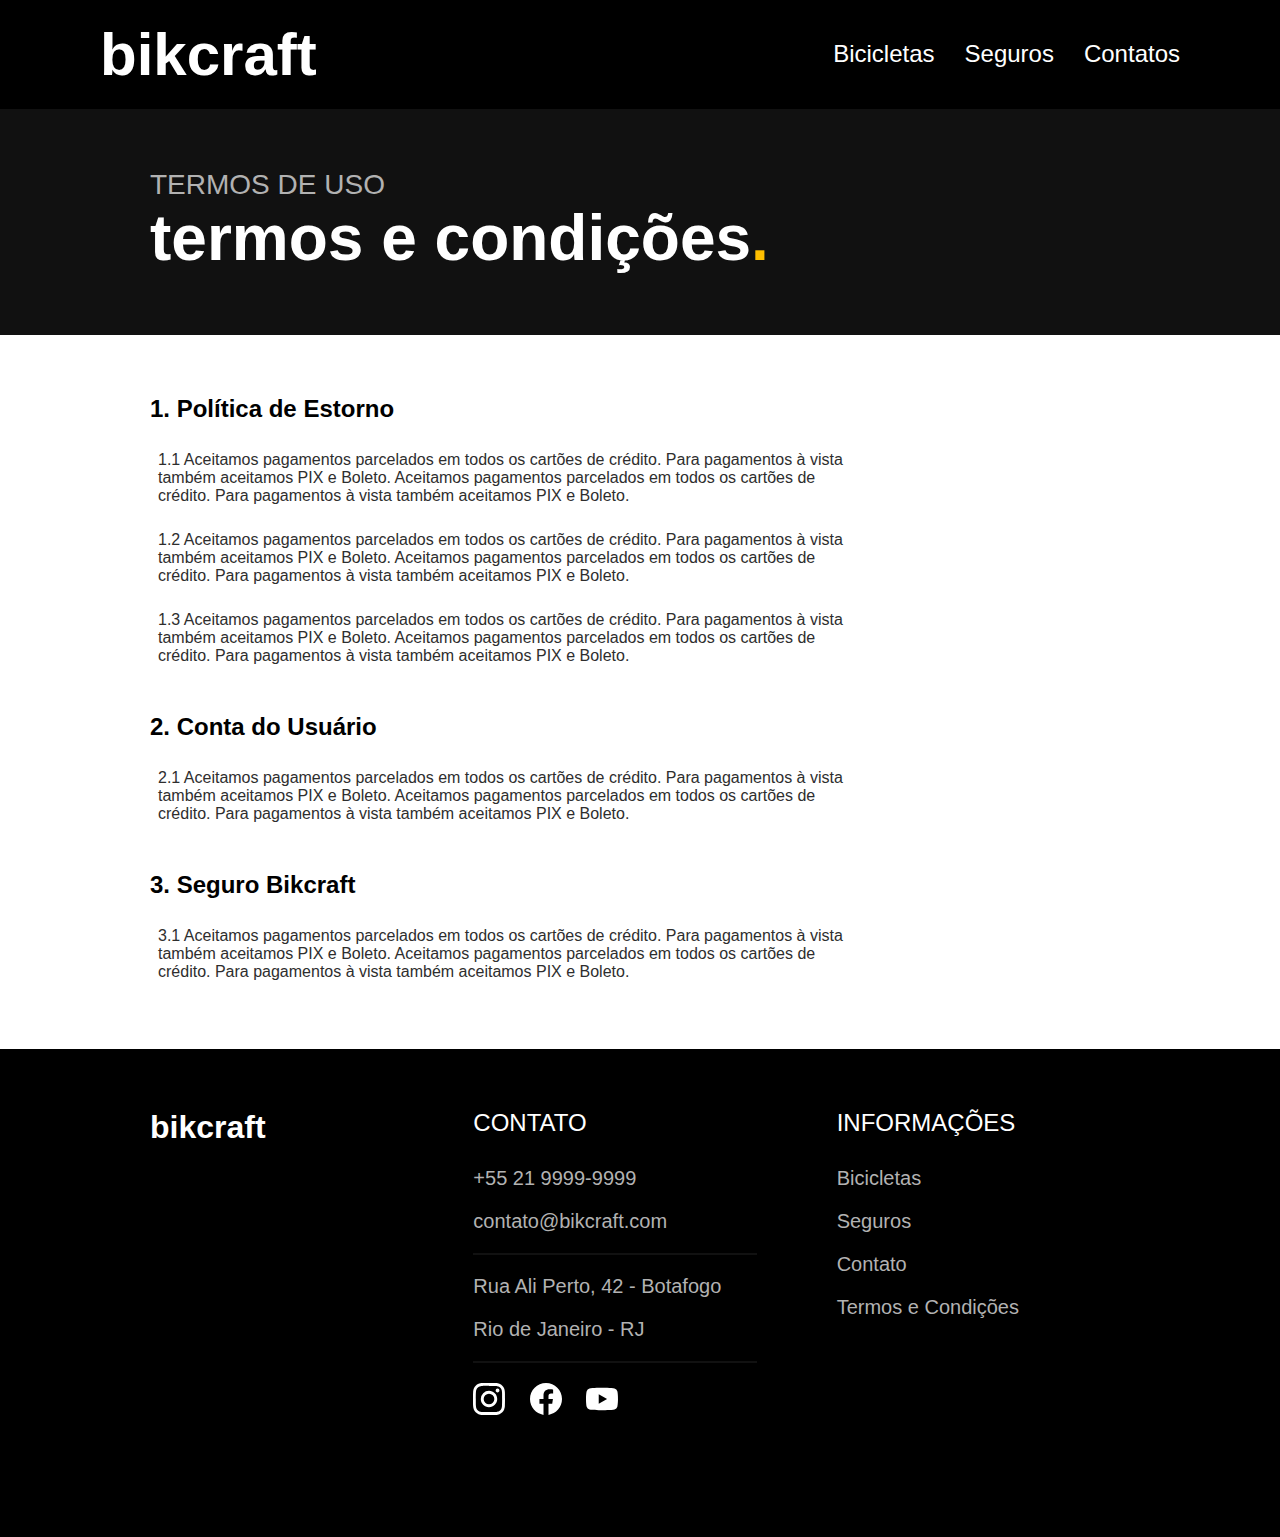
<file: termos.html>
<!DOCTYPE html>
<html lang="en">
<head>
    <meta charset="UTF-8">
    <meta http-equiv="X-UA-Compatible" content="IE=edge">
    <meta name="viewport" content="width=device-width, initial-scale=1.0">
    <title>Termos e Condições | Bikcraft</title>
    <link rel="stylesheet" href="./css/style.css">
    <link rel="stylesheet" href="./css/termos.css">
</head>
<body>
    <header>
        <div class="nav">
            <a href="./index.html" class="titulo">bikcraft</a>
            <div class="nav-menu">
                <a href="./bicicletas.html">Bicicletas</a>
                <a href="./seguros.html">Seguros</a>
                <a href="./contato.html">Contatos</a>
            </div>
    </header>
    <article class="intro-termos">
        <p>TERMOS DE USO</p>
        <h1>termos e condições<span class="cor-amarela">.</span></h1>
    </article>
    <section class="termos-container">
        <ul>
            <h1>1. Política de Estorno</h1>
            <li>1.1 Aceitamos pagamentos parcelados em todos os cartões de crédito. Para pagamentos à vista também aceitamos PIX e Boleto. Aceitamos pagamentos parcelados em todos os cartões de crédito. Para pagamentos à vista também aceitamos PIX e Boleto.</li>
            <li>1.2 Aceitamos pagamentos parcelados em todos os cartões de crédito. Para pagamentos à vista também aceitamos PIX e Boleto. Aceitamos pagamentos parcelados em todos os cartões de crédito. Para pagamentos à vista também aceitamos PIX e Boleto.</li>
            <li>1.3 Aceitamos pagamentos parcelados em todos os cartões de crédito. Para pagamentos à vista também aceitamos PIX e Boleto. Aceitamos pagamentos parcelados em todos os cartões de crédito. Para pagamentos à vista também aceitamos PIX e Boleto.</li>
        </ul>
        <ul>
            <h1>2. Conta do Usuário</h1>
            <li>2.1 Aceitamos pagamentos parcelados em todos os cartões de crédito. Para pagamentos à vista também aceitamos PIX e Boleto. Aceitamos pagamentos parcelados em todos os cartões de crédito. Para pagamentos à vista também aceitamos PIX e Boleto.</li>
        </ul>
        <ul>
            <h1>3. Seguro Bikcraft</h1>
            <li>3.1 Aceitamos pagamentos parcelados em todos os cartões de crédito. Para pagamentos à vista também aceitamos PIX e Boleto. Aceitamos pagamentos parcelados em todos os cartões de crédito. Para pagamentos à vista também aceitamos PIX e Boleto.</li>
        </ul>
    </section>
    <footer class="rodape">
        <h1>bikcraft</h1>
        <div class="rodape-contato">
            <h2>CONTATO</h2>
            <div class="rodape-contatos">
                <a href="">+55 21 9999-9999</a>
                <a href="">contato@bikcraft.com</a>
            </div>
            <div class="rodape-contatos-loca">
                <p>Rua Ali Perto, 42 - Botafogo</p>
                <p>Rio de Janeiro - RJ</p>
            </div>
            <div class="rodape-contatos-imgs">
                <img src="./imgs/icons/instagram.svg" alt="instagram">
                <img src="./imgs/icons/facebook.svg" alt="facebook">
                <img src="./imgs/icons/youtube.svg" alt="youtube">
            </div>
        </div>
        <div class="rodape-info">
            <h2>INFORMAÇÕES</h2>
            <ul>
                <a href="./bicicletas.html">
                    <li>Bicicletas</li>
                </a>
                <a href="./seguros.html">
                    <li>Seguros</li>
                </a>
                <a href="./contato.html">
                    <li>Contato</li>
                </a>
                <a href="./termos.html">
                    <li>Termos e Condições</li>
                </a>
            </ul>
        </div>
        <p class="direitos">Bikcraft © Alguns direitos reservados.</p>
    </footer>
</body>
</html>
</file>
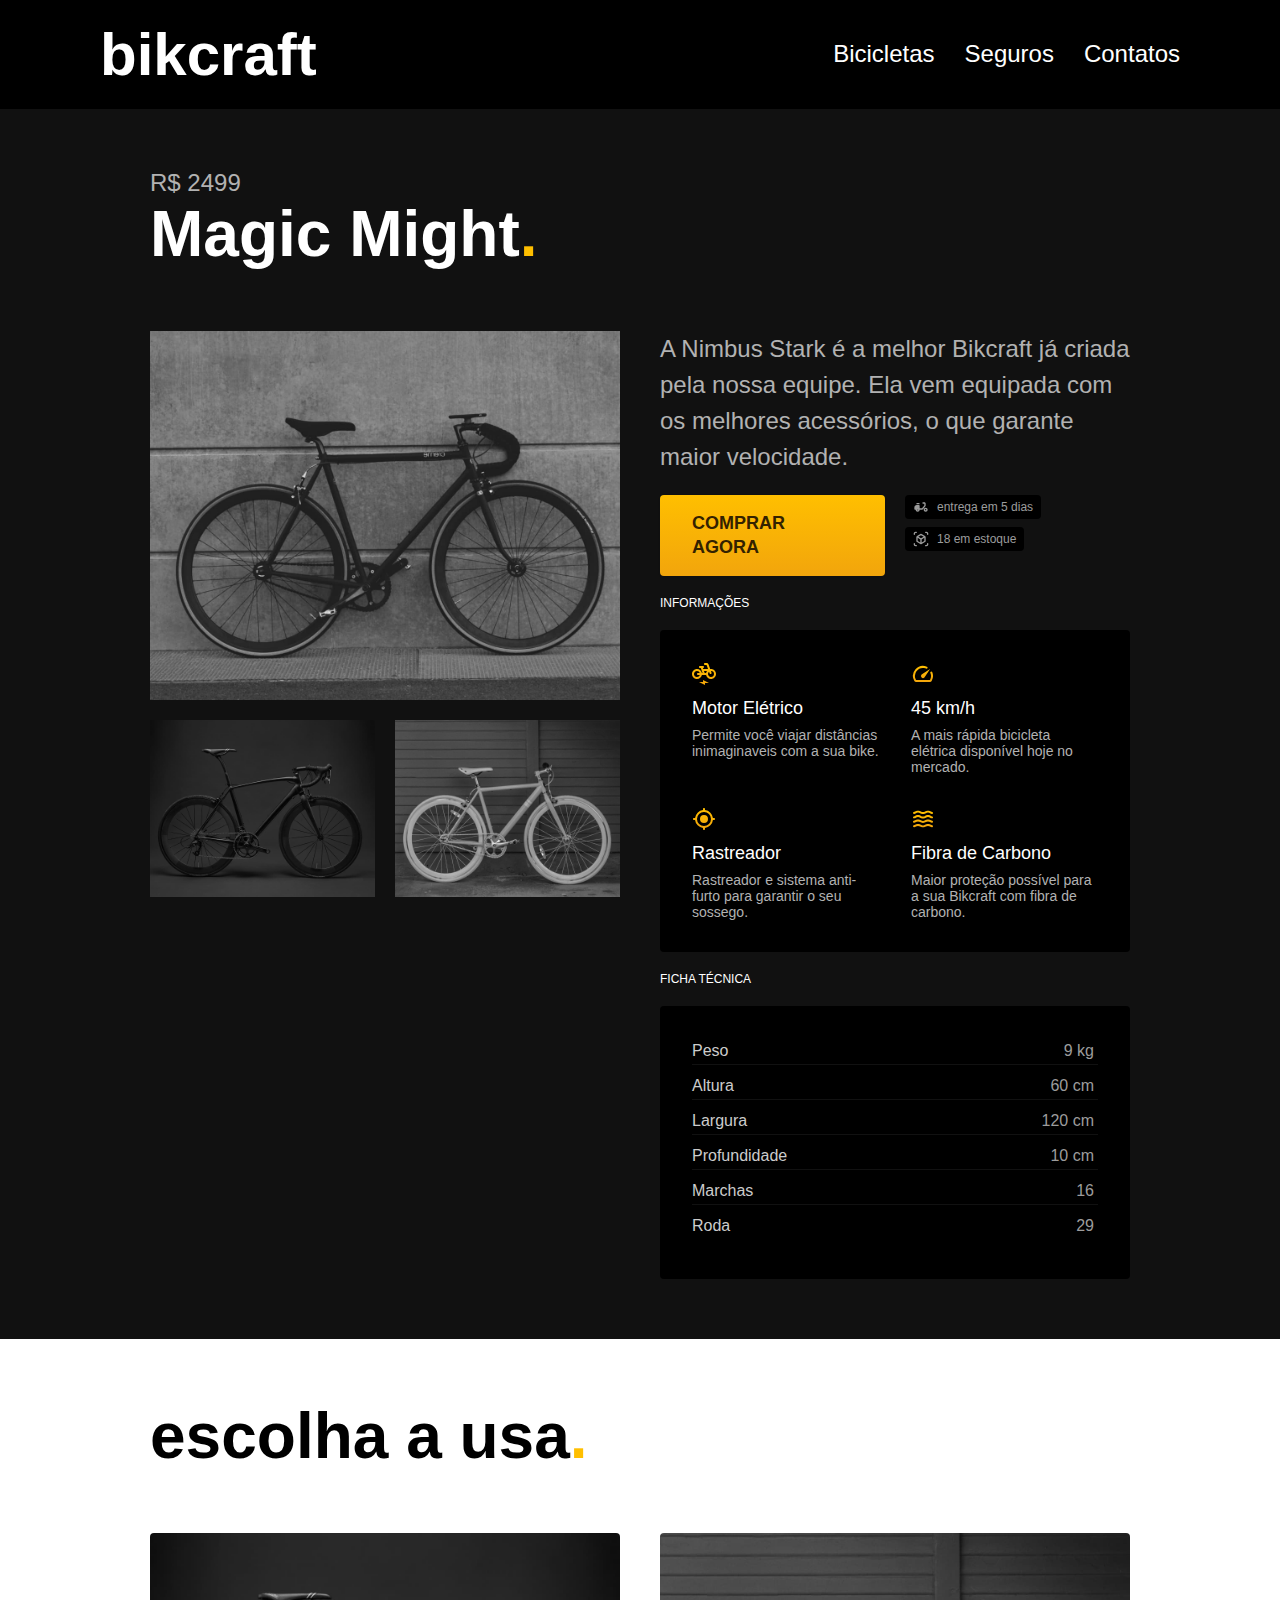
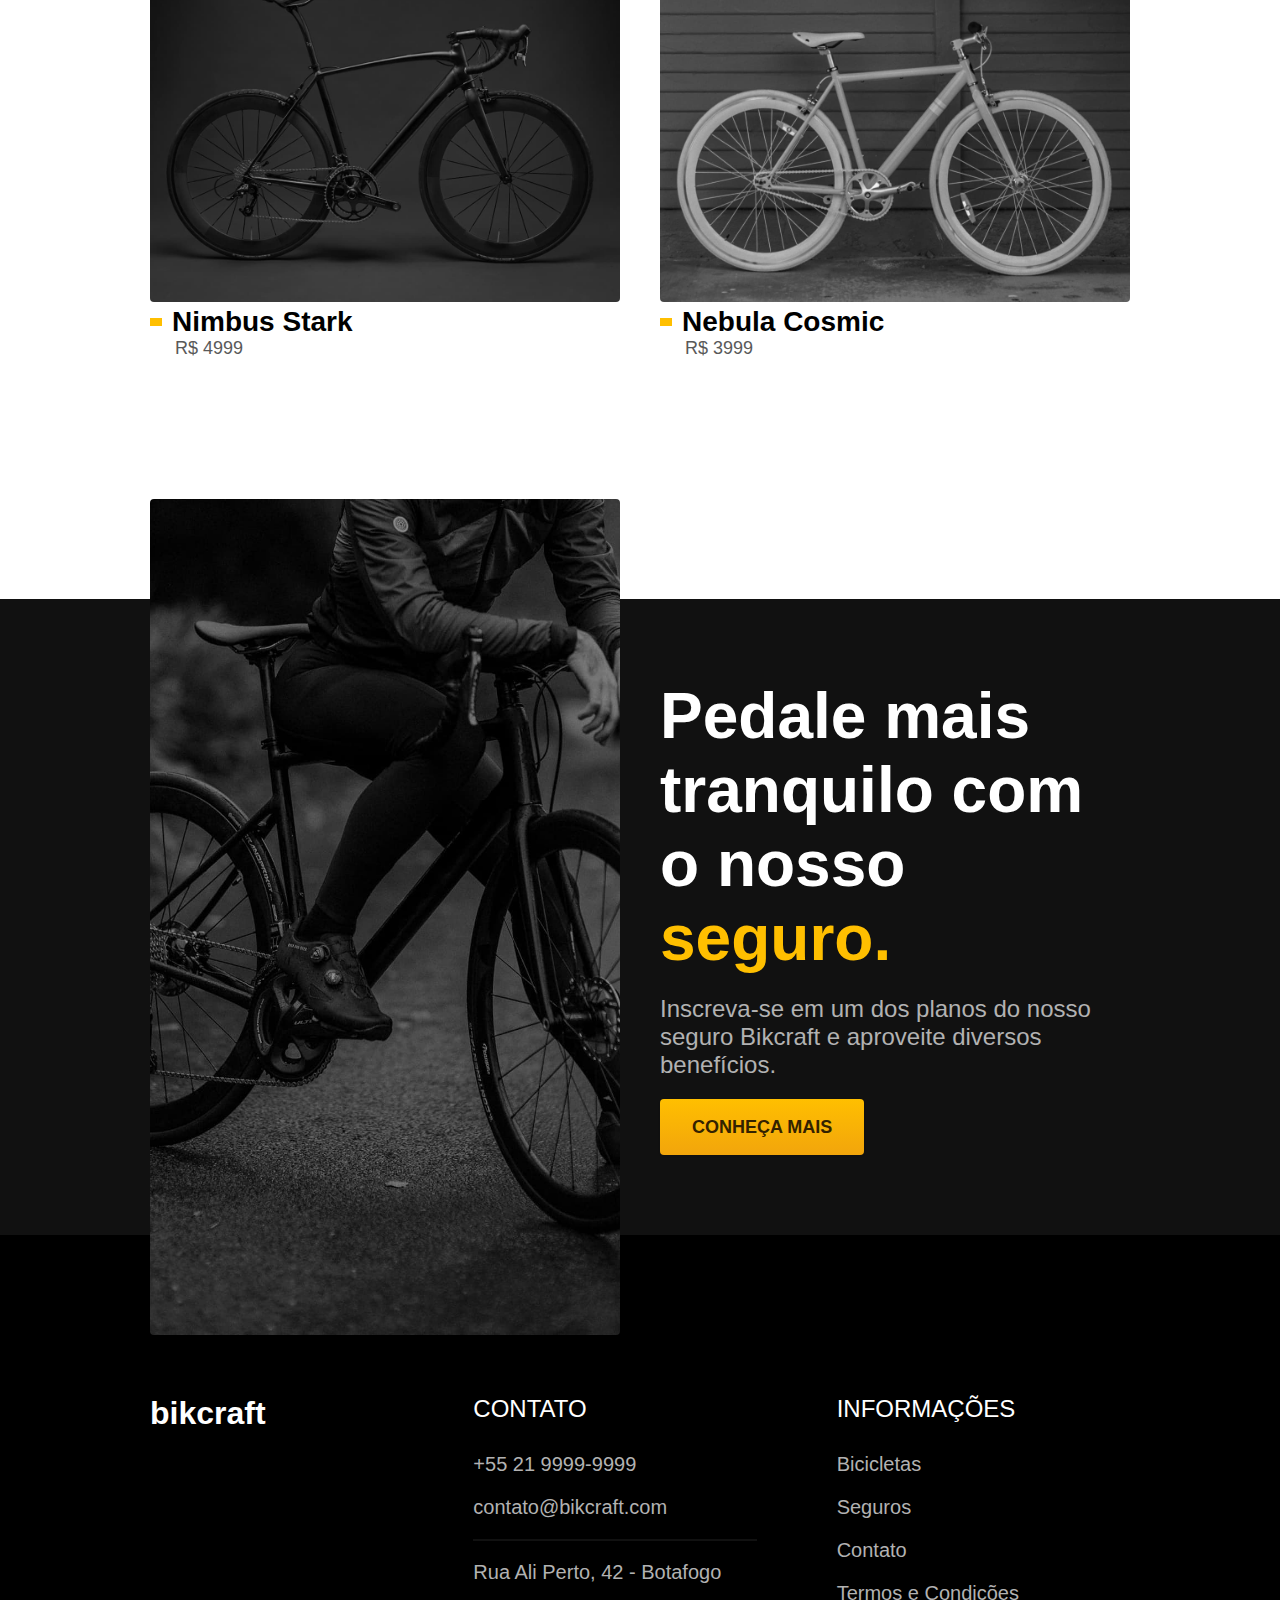
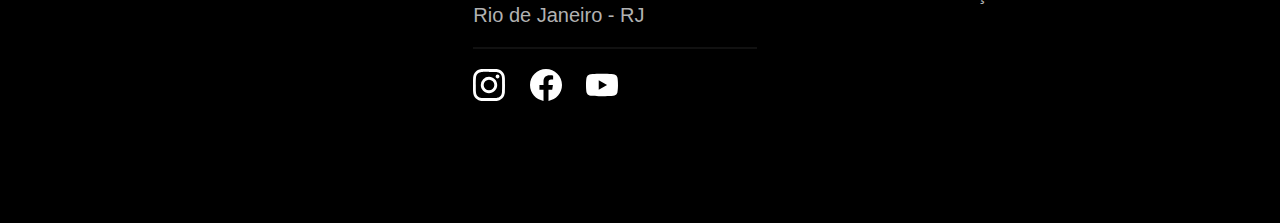
<file: bicicletas/magic.html>
<!DOCTYPE html>
<html lang="en">
<head>
    <meta charset="UTF-8">
    <meta http-equiv="X-UA-Compatible" content="IE=edge">
    <meta name="viewport" content="width=device-width, initial-scale=1.0">
    <title>Magic | Bikcraft</title>
    <link rel="stylesheet" href="/css/bike.css">
    <link rel="stylesheet" href="/css/style.css">
</head>
<body>
    <header>
        <div class="nav">
            <a href="/index.html" class="titulo">bikcraft</a>
            <div class="nav-menu">
                <a href="/bicicletas.html">Bicicletas</a>
                <a href="/seguros.html">Seguros</a>
                <a href="/contato.html">Contatos</a>
            </div>
    </header>
    <section>
        <div class="nimbus-titulo">
            <p>R$ 2499</p>
            <h1>Magic Might<span class="cor-amarela">.</span></h1>
        </div>
    </section>
    <main class="bike-main">
        <div class="bike-img"> 
            <img src="/imgs/nimbus2.jpg" alt="magic-home">
            <img src="/imgs/nimbus1.jpg" alt="Nimbus">
            <img src="/imgs/nimbus3.jpg" alt="nebula-home">
        </div>
        <div class="bike-sub">
            <div class="bike-comprar">
                <h2>A Nimbus Stark é a melhor Bikcraft já criada pela nossa equipe. Ela vem equipada com os melhores acessórios, o que garante maior velocidade.</h2>
                <a class="botao" href="/orcamento.html">COMPRAR AGORA</a>
                <ul>
                    <li><img src="/imgs/icons/entrega.svg" alt="entrega">entrega em 5 dias</li>
                    <li><img src="/imgs/icons/estoque.svg" alt="estoque">18 em estoque</li>
                </ul>
            </div>
            <p>INFORMAÇÕES</p>
            <div class="bike-info">
                <div>
                    <img src="/imgs/eletrica.svg" alt="eletrica">
                    <h2>Motor Elétrico</h2>
                    <p>Permite você viajar distâncias inimaginaveis com a sua bike.</p>
                </div>
                <div>
                    <img src="/imgs/velocidade.svg" alt="velocidade">
                    <h2>45 km/h</h2>
                    <p>A mais rápida bicicleta elétrica disponível hoje no mercado.</p>
                </div>
                <div>
                    <img src="/imgs/rastreador.svg" alt="rastreador">
                    <h2>Rastreador</h2>
                    <p>Rastreador e sistema anti-furto para garantir o seu sossego.</p>
                </div>
                <div>
                    <img src="/imgs/carbono.svg" alt="carbono">
                    <h2>Fibra de Carbono</h2>
                    <p>Maior proteção possível para a sua Bikcraft com fibra de carbono.</p>
                </div>
            </div>
            <p>FICHA TÉCNICA</p>
            <ul class="bike-ficha">
                <li>
                    <h3>Peso</h3>
                    <p>9 kg</p>
                </li>
                <li>
                    <h3>Altura</h3>
                    <p>60 cm</p>
                </li>
                <li>
                    <h3>Largura</h3>
                    <p>120 cm</p>
                </li>
                <li>
                    <h3>Profundidade</h3>
                    <p>10 cm</p>
                </li>
                <li>
                    <h3>Marchas</h3>
                    <p>16</p>
                </li>
                <li>
                    <h3>Roda</h3>
                    <p>29</p>
                </li>
            </ul>
        </div>
    </main>
    <section class="bike-escolha">
        <h1>escolha a usa<span class="cor-amarela">.</span></h1>
            <div class="bike-escolha-img">
                <a href="nimbus.html">
                    <img src="/imgs/nimbus1.jpg" alt="nimbus">
                    <h2>Nimbus Stark</h2>
                    <p>R$ 4999</p>
                <a href="nebula.html">
                    <img src="/imgs/nimbus3.jpg" alt="nebula">
                    <h2>Nebula Cosmic</h2>
                    <p>R$ 3999</p>
                </a>
            </div>
    </section>
    <section>
        <div class="bike-seguro">
            <img src="/imgs/seguros.jpg" alt="seguros">
            <div class="bike-seguro-div">
                <h1>Pedale mais tranquilo com o nosso <span class="cor-amarela">seguro.</span></h1>
                <p>Inscreva-se em um dos planos do nosso seguro Bikcraft e aproveite diversos benefícios.</p>
                <a href="/seguros.html">CONHEÇA MAIS</a>
            </div>
        </div>
    </section>
    <footer class="rodape">
        <h1>bikcraft</h1>
        <div class="rodape-contato">
            <h2>CONTATO</h2>
            <div class="rodape-contatos">
                <a href="">+55 21 9999-9999</a>
                <a href="">contato@bikcraft.com</a>
            </div>
            <div class="rodape-contatos-loca">
                <p>Rua Ali Perto, 42 - Botafogo</p>
                <p>Rio de Janeiro - RJ</p>
            </div>
            <div class="rodape-contatos-imgs">
                <img src="/imgs/icons/instagram.svg" alt="instagram">
                <img src="/imgs/icons/facebook.svg" alt="facebook">
                <img src="/imgs/icons/youtube.svg" alt="youtube">
            </div>
        </div>
        <div class="rodape-info">
            <h2>INFORMAÇÕES</h2>
            <ul>
                <a href="/bicicletas.html">
                    <li>Bicicletas</li>
                </a>
                <a href="/seguros.html">
                    <li>Seguros</li>
                </a>
                <a href="/contato.html">
                    <li>Contato</li>
                </a>
                <a href="/termos.html">
                    <li>Termos e Condições</li>
                </a>
            </ul>
        </div>
        <p class="direitos">Bikcraft © Alguns direitos reservados.</p>
    </footer>
</body>
</html>
</file>
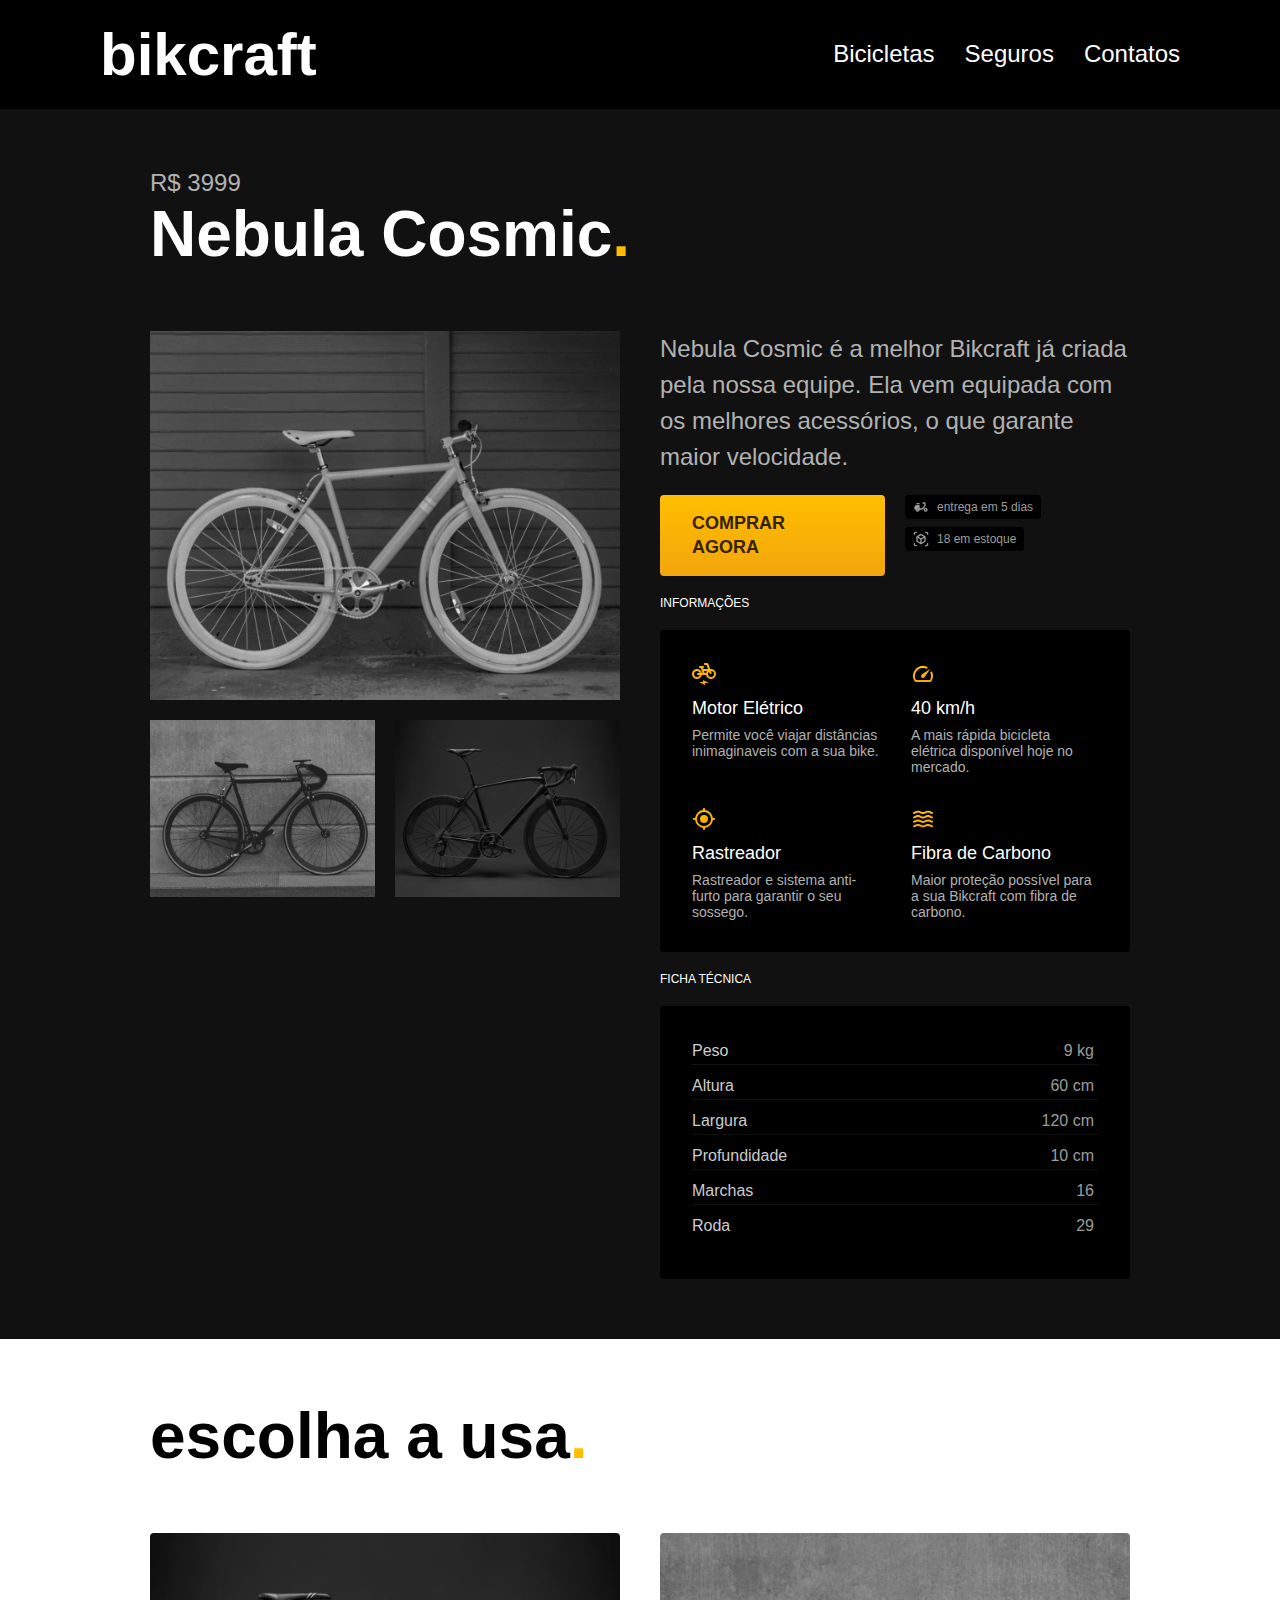
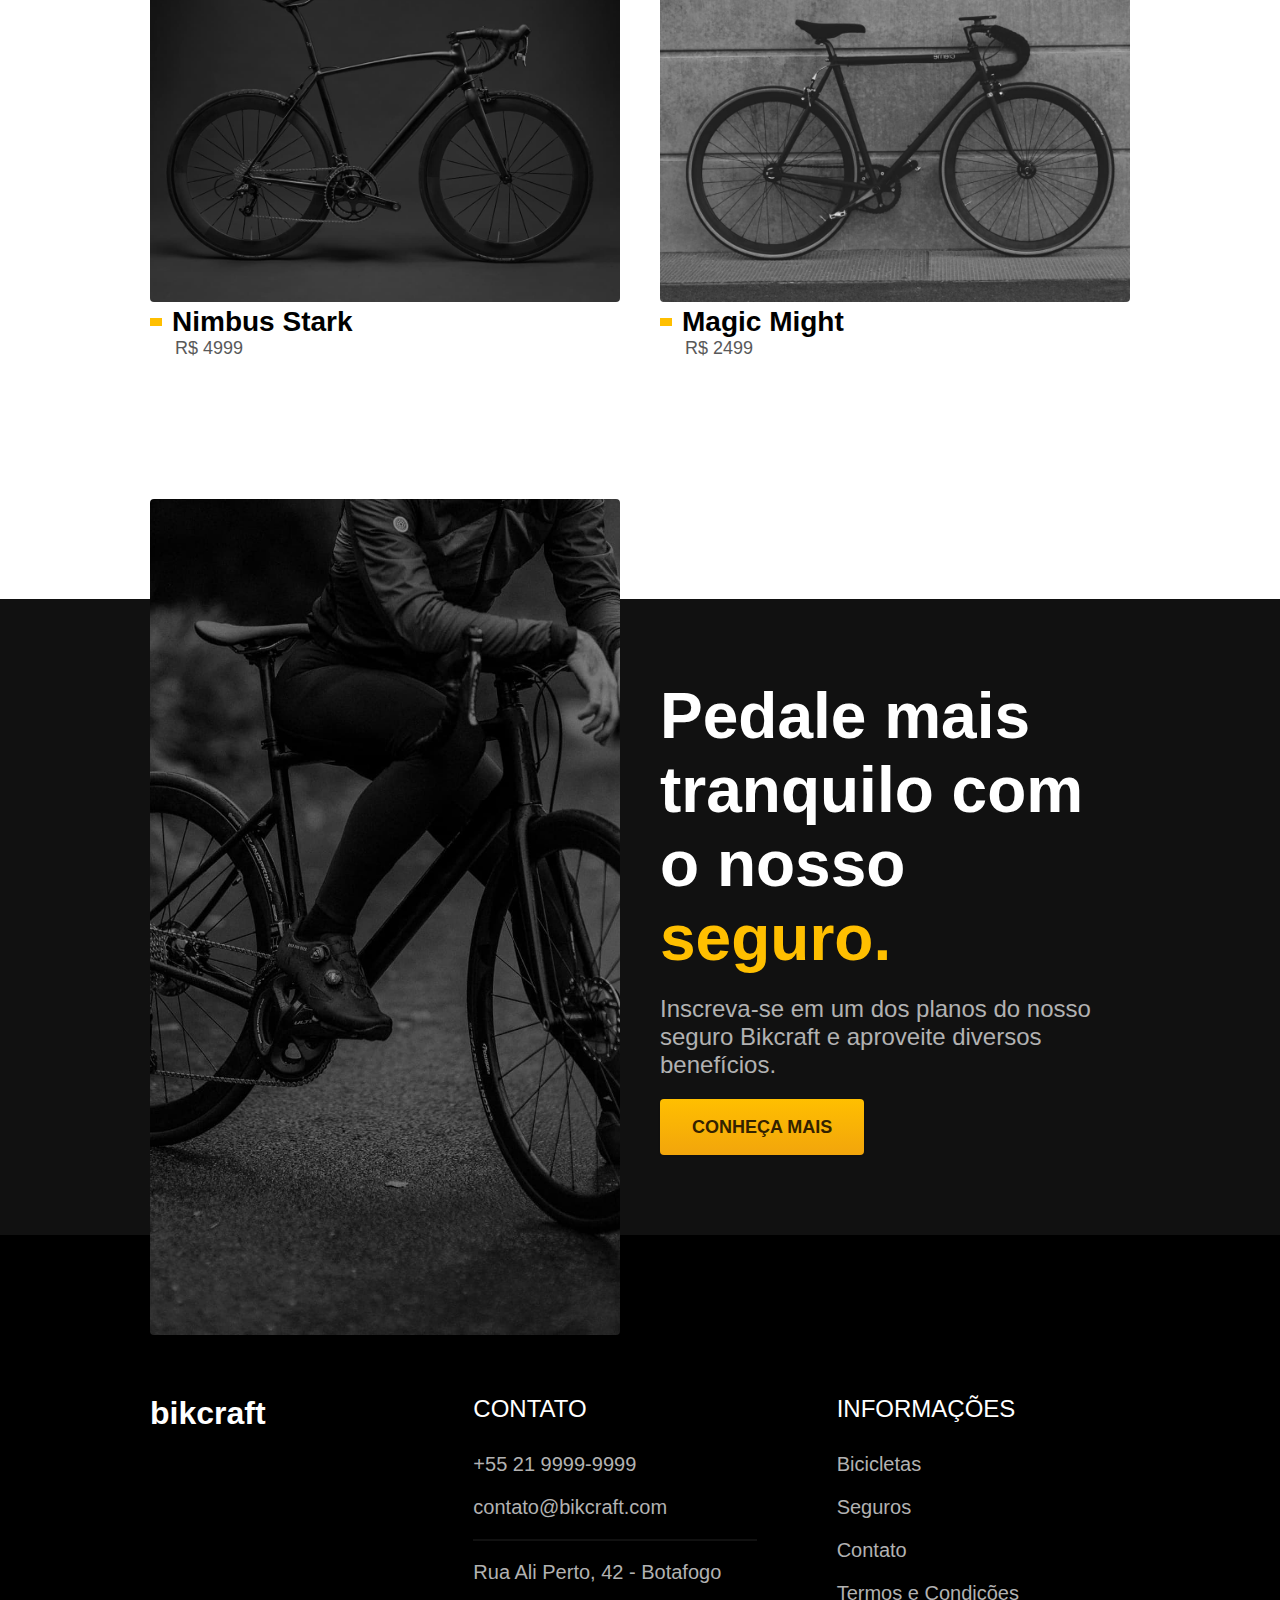
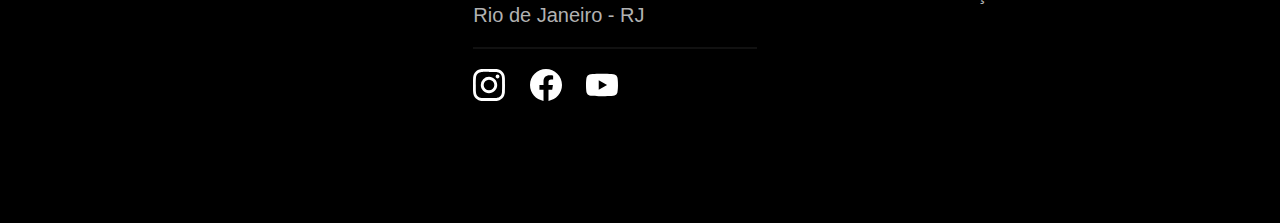
<file: bicicletas/nebula.html>
<!DOCTYPE html>
<html lang="en">
<head>
    <meta charset="UTF-8">
    <meta http-equiv="X-UA-Compatible" content="IE=edge">
    <meta name="viewport" content="width=device-width, initial-scale=1.0">
    <title>Nebula | Bikcraft</title>
    <link rel="stylesheet" href="/css/magic.css">
    <link rel="stylesheet" href="/css/style.css">
</head>
<body>
    <header>
        <div class="nav">
            <a href="/index.html" class="titulo">bikcraft</a>
            <div class="nav-menu">
                <a href="/bicicletas.html">Bicicletas</a>
                <a href="/seguros.html">Seguros</a>
                <a href="/contato.html">Contatos</a>
            </div>
    </header>
    <section>
        <div class="nimbus-titulo">
            <p>R$ 3999</p>
            <h1>Nebula Cosmic<span class="cor-amarela">.</span></h1>
        </div>
    </section>
    <main class="bike-main">
        <div class="bike-img"> 
            <img src="/imgs/nimbus3.jpg" alt="nebula-home">
            <img src="/imgs/nimbus2.jpg" alt="magic-home">
            <img src="/imgs/nimbus1.jpg" alt="Nimbus">
        </div>
        <div class="bike-sub">
            <div class="bike-comprar">
                <h2>Nebula Cosmic é a melhor Bikcraft já criada pela nossa equipe. Ela vem equipada com os melhores acessórios, o que garante maior velocidade.</h2>
                <a class="botao" href="/orcamento.html">COMPRAR AGORA</a>
                <ul>
                    <li><img src="/imgs/icons/entrega.svg" alt="entrega">entrega em 5 dias</li>
                    <li><img src="/imgs/icons/estoque.svg" alt="estoque">18 em estoque</li>
                </ul>
            </div>
            <p>INFORMAÇÕES</p>
            <div class="bike-info">
                <div>
                    <img src="/imgs/eletrica.svg" alt="eletrica">
                    <h2>Motor Elétrico</h2>
                    <p>Permite você viajar distâncias inimaginaveis com a sua bike.</p>
                </div>
                <div>
                    <img src="/imgs/velocidade.svg" alt="velocidade">
                    <h2>40 km/h</h2>
                    <p>A mais rápida bicicleta elétrica disponível hoje no mercado.</p>
                </div>
                <div>
                    <img src="/imgs/rastreador.svg" alt="rastreador">
                    <h2>Rastreador</h2>
                    <p>Rastreador e sistema anti-furto para garantir o seu sossego.</p>
                </div>
                <div>
                    <img src="/imgs/carbono.svg" alt="carbono">
                    <h2>Fibra de Carbono</h2>
                    <p>Maior proteção possível para a sua Bikcraft com fibra de carbono.</p>
                </div>
            </div>
            <p>FICHA TÉCNICA</p>
            <ul class="bike-ficha">
                <li>
                    <h3>Peso</h3>
                    <p>9 kg</p>
                </li>
                <li>
                    <h3>Altura</h3>
                    <p>60 cm</p>
                </li>
                <li>
                    <h3>Largura</h3>
                    <p>120 cm</p>
                </li>
                <li>
                    <h3>Profundidade</h3>
                    <p>10 cm</p>
                </li>
                <li>
                    <h3>Marchas</h3>
                    <p>16</p>
                </li>
                <li>
                    <h3>Roda</h3>
                    <p>29</p>
                </li>
            </ul>
        </div>
    </main>
    <section class="bike-escolha">
        <h1>escolha a usa<span class="cor-amarela">.</span></h1>
            <div class="bike-escolha-img">
                <a href="nimbus.html">
                    <img src="/imgs/nimbus1.jpg" alt="nimbus">
                    <h2>Nimbus Stark</h2>
                    <p>R$ 4999</p>
                <a href="magic.html">
                    <img src="/imgs/nimbus2.jpg" alt="magic">
                    <h2>Magic Might</h2>
                    <p>R$ 2499</p>
                </a>
            </div>
    </section>
    <section>
        <div class="bike-seguro">
            <img src="/imgs/seguros.jpg" alt="seguros">
            <div class="bike-seguro-div">
                <h1>Pedale mais tranquilo com o nosso <span class="cor-amarela">seguro.</span></h1>
                <p>Inscreva-se em um dos planos do nosso seguro Bikcraft e aproveite diversos benefícios.</p>
                <a href="/seguros.html">CONHEÇA MAIS</a>
            </div>
        </div>
    </section>
    <footer class="rodape">
        <h1>bikcraft</h1>
        <div class="rodape-contato">
            <h2>CONTATO</h2>
            <div class="rodape-contatos">
                <a href="">+55 21 9999-9999</a>
                <a href="">contato@bikcraft.com</a>
            </div>
            <div class="rodape-contatos-loca">
                <p>Rua Ali Perto, 42 - Botafogo</p>
                <p>Rio de Janeiro - RJ</p>
            </div>
            <div class="rodape-contatos-imgs">
                <img src="/imgs/icons/instagram.svg" alt="instagram">
                <img src="/imgs/icons/facebook.svg" alt="facebook">
                <img src="/imgs/icons/youtube.svg" alt="youtube">
            </div>
        </div>
        <div class="rodape-info">
            <h2>INFORMAÇÕES</h2>
            <ul>
                <a href="/bicicletas.html">
                    <li>Bicicletas</li>
                </a>
                <a href="/seguros.html">
                    <li>Seguros</li>
                </a>
                <a href="/contato.html">
                    <li>Contato</li>
                </a>
                <a href="/termos.html">
                    <li>Termos e Condições</li>
                </a>
            </ul>
        </div>
        <p class="direitos">Bikcraft © Alguns direitos reservados.</p>
    </footer>
</body>
</html>
</file>
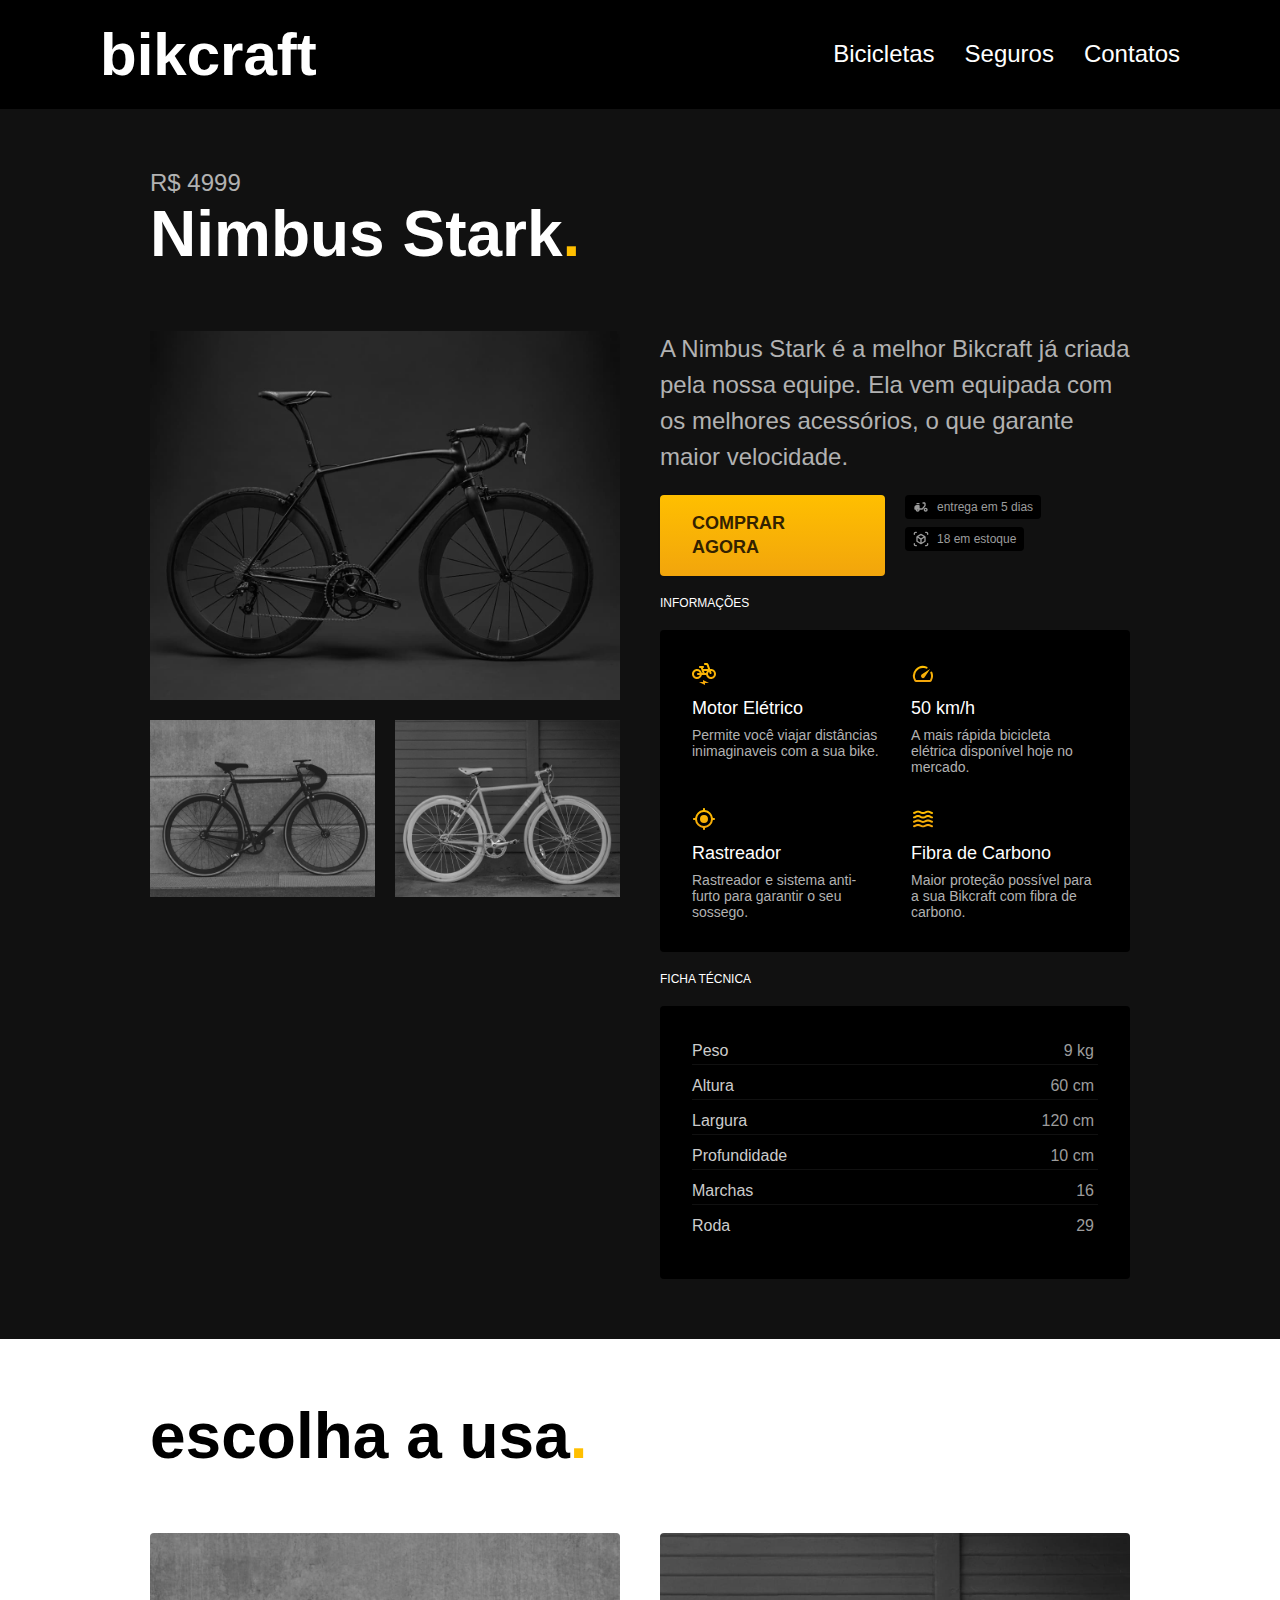
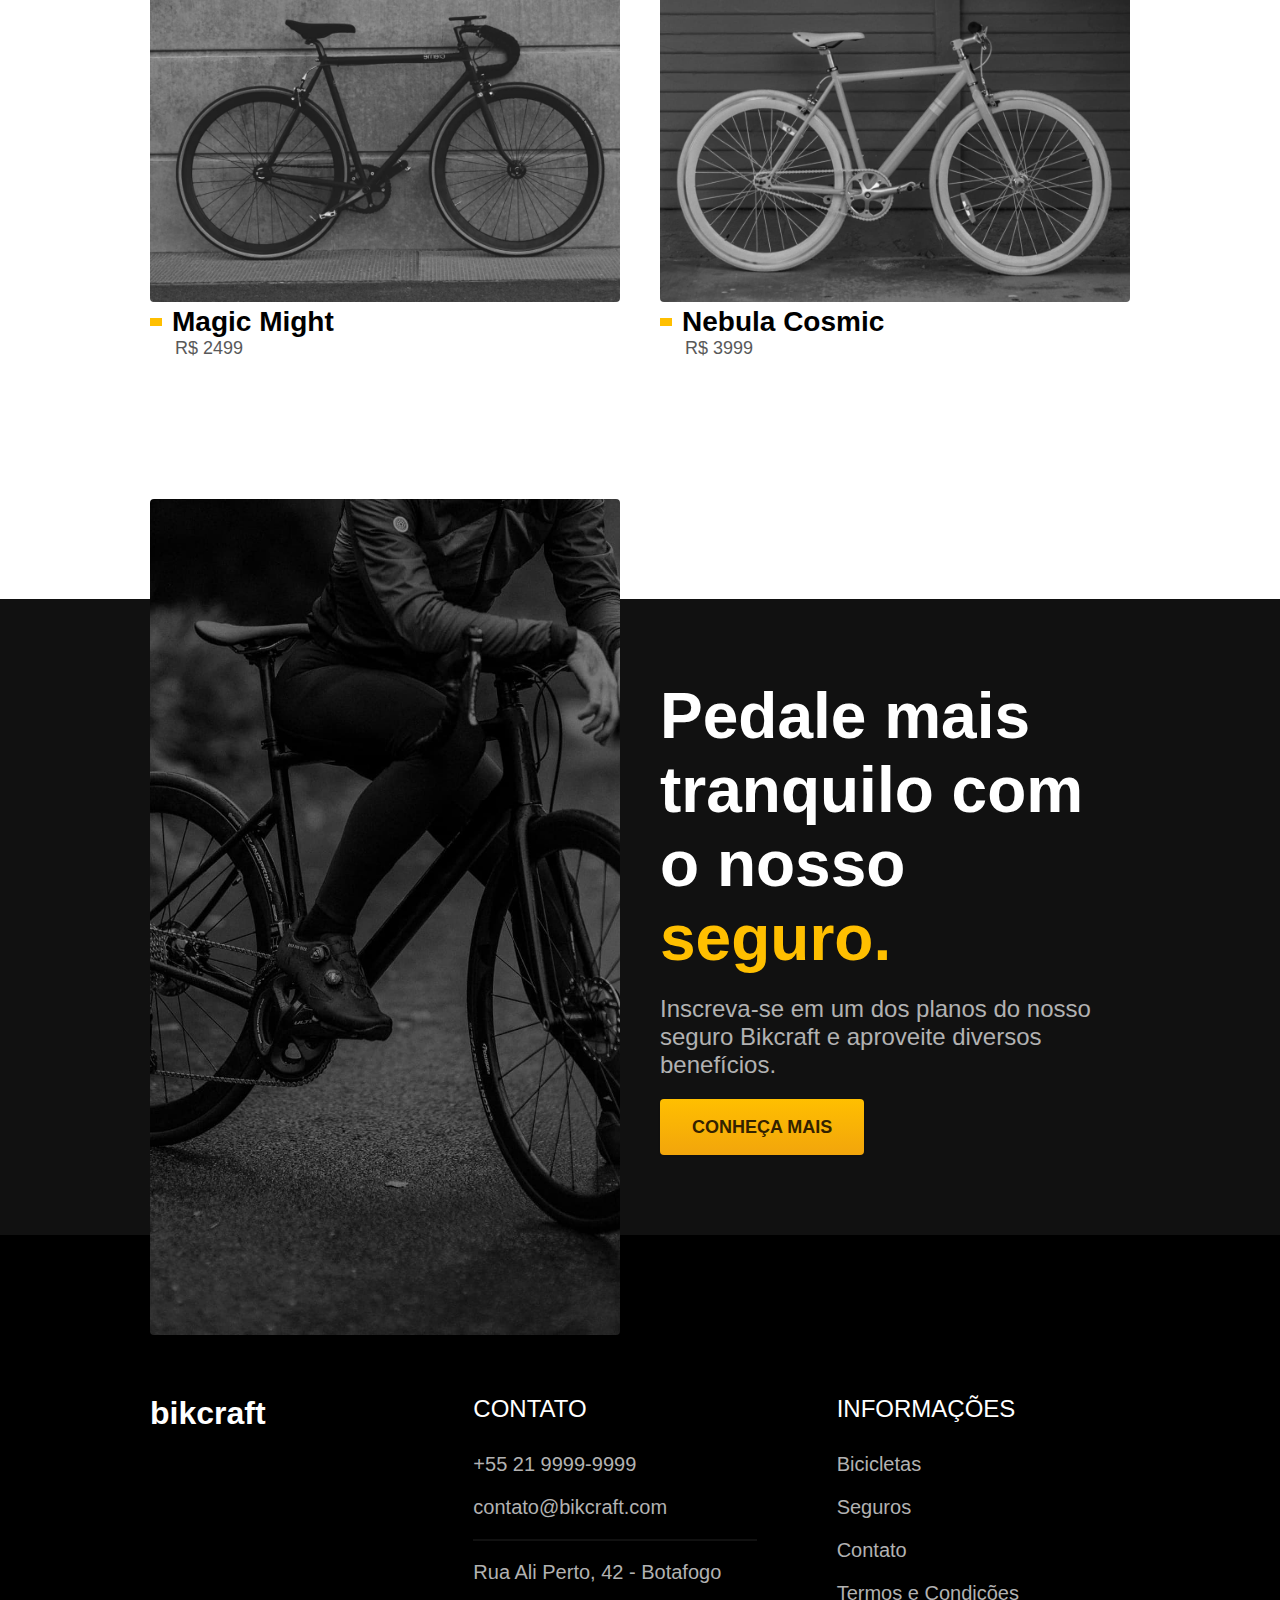
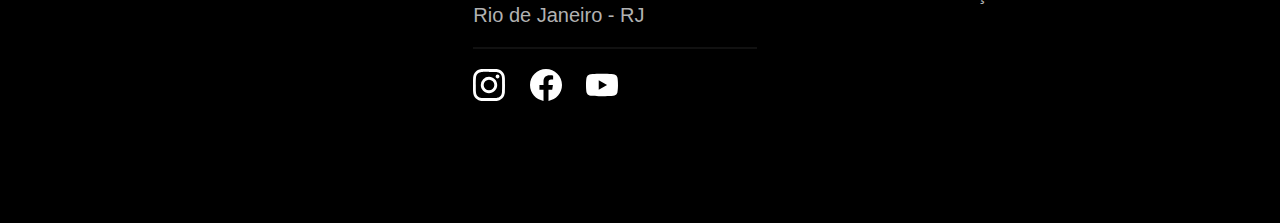
<file: bicicletas/nimbus.html>
<!DOCTYPE html>
<html lang="en">
<head>
    <meta charset="UTF-8">
    <meta http-equiv="X-UA-Compatible" content="IE=edge">
    <meta name="viewport" content="width=device-width, initial-scale=1.0">
    <title>Nimbus | Bikcraft</title>
    <link rel="stylesheet" href="/css/bike.css">
    <link rel="stylesheet" href="/css/style.css">
</head>
<body>
    <header>
        <div class="nav">
            <a href="/index.html" class="titulo">bikcraft</a>
            <div class="nav-menu">
                <a href="/bicicletas.html">Bicicletas</a>
                <a href="/seguros.html">Seguros</a>
                <a href="/contato.html">Contatos</a>
            </div>
    </header>
    <section>
        <div class="nimbus-titulo">
            <p>R$ 4999</p>
            <h1>Nimbus Stark<span class="cor-amarela">.</span></h1>
        </div>
    </section>
    <main class="bike-main">
        <div class="bike-img"> 
            <img src="/imgs/nimbus1.jpg" alt="Nimbus">
            <img src="/imgs/nimbus2.jpg" alt="magic-home">
            <img src="/imgs/nimbus3.jpg" alt="nebula-home">
        </div>
        <div class="bike-sub">
            <div class="bike-comprar">
                <h2>A Nimbus Stark é a melhor Bikcraft já criada pela nossa equipe. Ela vem equipada com os melhores acessórios, o que garante maior velocidade.</h2>
                <a class="botao" href="/orcamento.html">COMPRAR AGORA</a>
                <ul>
                    <li><img src="/imgs/icons/entrega.svg" alt="entrega">entrega em 5 dias</li>
                    <li><img src="/imgs/icons/estoque.svg" alt="estoque">18 em estoque</li>
                </ul>
            </div>
            <p>INFORMAÇÕES</p>
            <div class="bike-info">
                <div>
                    <img src="/imgs/eletrica.svg" alt="eletrica">
                    <h2>Motor Elétrico</h2>
                    <p>Permite você viajar distâncias inimaginaveis com a sua bike.</p>
                </div>
                <div>
                    <img src="/imgs/velocidade.svg" alt="velocidade">
                    <h2>50 km/h</h2>
                    <p>A mais rápida bicicleta elétrica disponível hoje no mercado.</p>
                </div>
                <div>
                    <img src="/imgs/rastreador.svg" alt="rastreador">
                    <h2>Rastreador</h2>
                    <p>Rastreador e sistema anti-furto para garantir o seu sossego.</p>
                </div>
                <div>
                    <img src="/imgs/carbono.svg" alt="carbono">
                    <h2>Fibra de Carbono</h2>
                    <p>Maior proteção possível para a sua Bikcraft com fibra de carbono.</p>
                </div>
            </div>
            <p>FICHA TÉCNICA</p>
            <ul class="bike-ficha">
                <li>
                    <h3>Peso</h3>
                    <p>9 kg</p>
                </li>
                <li>
                    <h3>Altura</h3>
                    <p>60 cm</p>
                </li>
                <li>
                    <h3>Largura</h3>
                    <p>120 cm</p>
                </li>
                <li>
                    <h3>Profundidade</h3>
                    <p>10 cm</p>
                </li>
                <li>
                    <h3>Marchas</h3>
                    <p>16</p>
                </li>
                <li>
                    <h3>Roda</h3>
                    <p>29</p>
                </li>
            </ul>
        </div>
    </main>
    <section class="bike-escolha">
        <h1>escolha a usa<span class="cor-amarela">.</span></h1>
            <div class="bike-escolha-img">
                <a href="magic.html">
                    <img src="/imgs/nimbus2.jpg" alt="magic">
                    <h2>Magic Might</h2>
                    <p>R$ 2499</p>
                <a href="nebula.html">
                    <img src="/imgs/nimbus3.jpg" alt="nebula">
                    <h2>Nebula Cosmic</h2>
                    <p>R$ 3999</p>
                </a>
            </div>
    </section>
    <section>
        <div class="bike-seguro">
            <img src="/imgs/seguros.jpg" alt="seguros">
            <div class="bike-seguro-div">
                <h1>Pedale mais tranquilo com o nosso <span class="cor-amarela">seguro.</span></h1>
                <p>Inscreva-se em um dos planos do nosso seguro Bikcraft e aproveite diversos benefícios.</p>
                <a href="/seguros.html">CONHEÇA MAIS</a>
            </div>
        </div>
    </section>
    <footer class="rodape">
        <h1>bikcraft</h1>
        <div class="rodape-contato">
            <h2>CONTATO</h2>
            <div class="rodape-contatos">
                <a href="">+55 21 9999-9999</a>
                <a href="">contato@bikcraft.com</a>
            </div>
            <div class="rodape-contatos-loca">
                <p>Rua Ali Perto, 42 - Botafogo</p>
                <p>Rio de Janeiro - RJ</p>
            </div>
            <div class="rodape-contatos-imgs">
                <img src="/imgs/icons/instagram.svg" alt="instagram">
                <img src="/imgs/icons/facebook.svg" alt="facebook">
                <img src="/imgs/icons/youtube.svg" alt="youtube">
            </div>
        </div>
        <div class="rodape-info">
            <h2>INFORMAÇÕES</h2>
            <ul>
                <a href="/bicicletas.html">
                    <li>Bicicletas</li>
                </a>
                <a href="/seguros.html">
                    <li>Seguros</li>
                </a>
                <a href="/contato.html">
                    <li>Contato</li>
                </a>
                <a href="/termos.html">
                    <li>Termos e Condições</li>
                </a>
            </ul>
        </div>
        <p class="direitos">Bikcraft © Alguns direitos reservados.</p>
    </footer>
</body>
</html>
</file>
<file: css/style.css>
body {
    font-family: Arial, Helvetica, sans-serif;
    padding: 0px;
    margin: 0px;
}

.cor-amarela {
    color: #ffbf00;
}

.nav {
    display: flex;
    justify-content: space-between;
    margin: 0px;
    background: #000;
}

.nav-menu {
    font-size: 24px;
    display: flex;
    gap: 30px;
    margin:40px 100px 20px 0px;
}

.titulo {
    margin: 0px;
    padding: 0px;
    color:white;
    font-size: 60px;
    font-weight: bold;
    margin: 20px 0px 20px 100px;
}

.nav a {
    text-decoration: none;
    color:white;
    position: relative;
}

.nav-menu a::after {
    content: "";
    display: block;
    position: absolute;
    height: 2px;
    width: 0px;
    background: #fff;
    bottom: 15px;
    transition: 0.3s;
}

.nav .nav-menu a:hover::after {
    width: 100%;
}

.intro-back {
    background: #000;
    height: 650px;
}

.intro {
    display: grid;
    grid-template-columns: 1fr 1fr;
    margin-left: 250px;
    margin-right: 250px;
    gap: 0px 40px;
}

.intro-div h1 {
    color: white;
    font-size: 4rem;
    margin-top: 100px;
}

.intro-div p {
    color: rgb(180, 180, 180);
    font-size: 24px;
    margin: 24px 0px 60px 0px;
}

.intro-div a {
    color: #332200;
    text-decoration: none;
    font-size: 1.5rem;
    background: linear-gradient(#ffbf00, #f2a50c);
    padding: 16px 32px;
    border-radius: 4px;
    font-weight: 700;
}

.intro-div a:hover {
    background: linear-gradient(#ffb60d, #e59317);
}

.intro img {
    width: 100%;
    height: 100%;
    background-size: cover;
    border-radius: 4px;
    padding-top: 40px;
}


.escolha h1 {
    font-size: 4rem;
    padding-left: 20px;
    padding-right: 20px;
    margin-top: 200px;
    margin-left: 250px;
    margin-right: 30px;
}

.escolha {
    margin-bottom: 100px;
    margin-right: 100px;
}

.menu-img {
    display: flex;
    padding: 0px;
    margin: 0px;
    margin-left: 100px;
    gap: 0px 40px;
    overflow: scroll;
}

.menu-img a{
    text-decoration: none;
    min-width: 280px;
}

.menu-img img   {
    width: 100%;
    border-radius: 4px;
}

.menu-img a h2 {
    font-size: 2rem;
    color: #000;
    margin: 0px;
    margin-top: 20px;
    margin-left: 20px;
    position: relative;
}

.menu-img a:hover h2 {
    margin-left: 40px;
    transition: 0.3s;
}


.menu-img h2::before{
    content: "";
    display: block;
    position: absolute;
    width: 15px;
    height: 7px;
    background: #ffbf00;
    left: -20px;
    top: 15px;
}

.menu-img a:hover h2::before {
    width: 30px;
    height: 9px;
    transition: 0.3s;
    margin-left: -20px;
    margin-bottom: 15px;
}

.menu-img p {
    grid-row: 3;
    font-size: 1.5rem;
    margin:0px;
    margin-top: 10px;
    color: #595959;
}

.tecno-back {
    background: #111;
    box-shadow: inset 0 80px #FFF, inset 0 -80px #FFF;
}

.tecno {
    display: grid;
    grid-template-columns: 1fr 1fr;
    margin-left: 200px;
    margin-right: 200px;
    gap: 0px 40px;
}

.tecno h2 {
    grid-column: 1;
    color: #B2B2B2;
    font-size: 24px;
    font-weight: 100;
    margin: 0px;
    margin-top: 160px;
}

.tecno h1 {
    grid-column: 1;
    color: #FFF;
    font-size: 3rem;
    margin: 0px;
    margin-top: 40px;
}

.tecno p {
    grid-column: 1;
    color: #B2B2B2;
    font-size: 1.25rem;
    margin:0px;
    margin-top:40px;
}

.tecno a {
    grid-column: 1;
    font-size: 24px;
    color: #FFBB00;
    text-decoration: none;
    border-bottom: 6px solid #FFBB00;
    padding: 0px;
    margin: 0px;
    justify-self: start;
    margin-top: 40px;
}

.tecno-imagem {
    display: block;
    grid-column: 2;
    grid-row: 1 / 7;
    width: 100%;
    height: 1000px;
    border-radius: 4px;
}

.tecno-div {
    grid-column: 1;
    display: grid;
    grid-template-columns: 1fr 1fr;
    padding: 0px;
    margin: 0px;
    gap: 20px;
}

.tecno-div h2 {
    color: #FFF;
    font-size: 1.5rem;
    margin: 0px;
    margin-top: 10px;
}

.tecno-div p {
    color: #b2b2b2;
    font-size: 14px;
    margin-top:10px;
}

.tecno-div img {
    width: 24px;
    height: 24px;
    grid-column: 1;
    margin-top: 30px;
}

.parceiros h1 {
    font-size: 4rem;
    padding-left: 20px;
    padding-right: 20px;
    margin-top: 100px;
    margin-left: 200px;
    margin-right: 30px;
}

.parceiros {
    padding-bottom: 60px;
}

.parceiros-flex {
    display: grid;
    grid-template-columns: repeat(4,1fr);
    margin: 0px;
    margin-left: 100px;
    margin-right: 100px;
    justify-items: center;
}

.parceiros-flex img {
    padding: 32px;
    border-left: 2px solid #ededed;
}

.parceiros-flex img:nth-child(n + 1) {   
    border-right: 2px solid #ededed;
}

.parceiros-flex img:nth-child(n + 5) {
    border-top: 2px solid #ededed;
}

.depoimento-back {
    background: #ffbb00;
}

.depoimento {
    display: grid;
    grid-template-columns: 1fr 1fr;
    margin: 0px;
}

.depoimento img {
    grid-column: 1;
    width: 100%;;
    height: 600px;
}

.depoimento-text {
    grid-column: 2;
    display: grid;
    margin: 0px;
    padding: 200px 120px 0px 100px;
}

.depoimento h1 {
    color: #332200;
    margin: 0px;
    padding: 0px;
    font-size: 2rem;
    font-weight: 700;
    font-style: italic;
    font-family: "Merriweather", serif;
    position: relative;
}
.cor-amarela-aspas{
    color: #e4a30b;
    font-size: 2rem;
}

.depoimento h1::after {
    content: "Ana Julia";
    display:block;
    position: absolute;
    font-size: 1.5rem;
    color: #664400;
    left: 0px;
    top: 220px;
    font-family: Arial, Helvetica, sans-serif;
}

.seguros-back {
    background: #111;
    padding-bottom: 100px;
}

.seguros {
    display: grid;
    grid-template-columns: 1fr 1fr;
    margin: 0px;
    margin-left: 150px;
    margin-right: 150px;
    gap: 40px;
}

.seguros h1 {
    font-size: 4rem;
    margin: 0px;
    color: white;
    padding-top: 20px;
    padding-left: 0px;
    grid-column: 1;
    grid-row: 1;
}

.seguros-p {
    color: #b2b2b2;
    font-weight: 500;
    font-size: 1.5rem;
    padding-top: 60px;
}

.seguros ul li {    list-style: none;}
.seguros h2, h3, p{   margin: 0px;   padding: 0px;}

.seguros-prata  {
    background:#000 ;
    color: #FFF;
    border-radius: 4px;
    grid-column: 1;
    grid-row: 2;
    display: grid;
    grid-template-columns: 1fr 1fr;
    padding: 20px 40px;
}

.seguros-prata h2 {
    font-size: 2rem; 
    color: #9C9C9C;
    grid-column: 1;
    grid-row: 1;
}

.seguros-prata h3 {
    font-size: 2rem;
    grid-column: 3;
    grid-row: 1;
}

.seguros-prata p {
    font-size:12px;
    color: #B2B2B2;
    margin: 0px;
    padding: 0px;
}

.seguros-prata-text-2 {
    text-align: right;
}

.seguros-prata ul {
    grid-column: 1 / 4;
    grid-row: 3;
}

.seguros-prata a {
    grid-column: 1 / 4;
    grid-row: 4;
    font-size: 18px;
    padding: 16px 20px;
    background: #2e2e2e;
    border-radius: 4px;
    color: #FFF;
    text-decoration: none;
    justify-self: start;
    font-weight: 700;
    margin-bottom: 20px;
}

.seguros-prata a:hover {
    background: #404040;
}

.seguros ul li {
    font-size: 1.35rem;
    position: relative;
    padding: 0px;
    padding-bottom: 20px;
}

.seguros ul li::before {
    content: "";
    display: inline-block;
    width: 13px;
    height: 9px;
    position: absolute;
    left: -20px;
    top: 10px;
    background-image: url(/imgs/icons/lista.svg);
}

.seguros-ouro {
    background: #000;
    color: #FFF;
    display: grid;
    border-radius: 4px;
    grid-column: 2;
    grid-row: 2;
    padding: 20px 40px;
}

.seguros-ouro-text {
    margin: 0px;
    padding: 0px;
    grid-column: 2 ;
    grid-row: 1;
    text-align: right;
}

.seguros-ouro-text p {
    color: #B2B2B2;
    font-size:12px;
}

.seguros-ouro h2 {
    font-size: 2rem; 
    color: #ffbb00;
}

.seguros-ouro-text h3 {
    font-size: 2rem;
}

.seguros-ouro ul {
    grid-column: 1 / 3;
    grid-row: 2 ;
    font-size:12px;
    color: #B2B2B2;
}

.seguros-ouro ul li {
    color: #fff;
}

.seguros-ouro a {
    grid-column: 1 / 2;
    grid-row: 4;
    font-size: 18px;
    padding: 16px 20px;
    background: linear-gradient(#ffbf00, #f2a50c);
    border-radius: 4px;
    color: #332200;
    text-decoration: none;
    justify-self: start;
    font-weight: 700;
    margin-bottom: 20px;
}

.seguros-ouro a:hover {
    background: linear-gradient(#ffb60d, #e59317);
}

.rodape h1 , h2,p, a{
    margin: 0px;
    padding: 0px;
}

.rodape {
    background: #000;
    display: grid;
    grid-template-columns: 1fr 1fr 1fr;
    grid: 1 / 2;
    padding-left: 150px;
    padding-right: 200px;
    gap: 40px;
}

.rodape h1 {
    margin: 0px;
    padding: 0px;
    color:white;
    font-size: 2rem;
    font-weight: bold;
    padding-top: 60px;
}

.rodape h2 {
    color: #fff;
    font-size: 1.5rem;
    font-weight: 100;
}

.rodape-contatos-loca p{
    color: #b2b2b2;
    color: #B2B2B2;
    text-decoration: none;
    font-size: 1.25rem;
    padding-bottom: 20px;
}

.rodape-contato a{
    color: #B2B2B2;
    text-decoration: none;
    font-size: 1.25rem;
    padding-bottom: 20px;
}

.rodape-contato h2 {
    padding: 60px 0px 30px 0px ;
}

.rodape-contatos {
    display: grid;
    border-bottom: 2px solid #111111;
}

.rodape-contatos-loca {
    padding-top: 20px;
    border-bottom: 2px solid #111111;
}

.rodape-contatos-imgs {
    padding-top: 20px;
}

.rodape-contatos-imgs img {
    padding-right: 20px;
}

.rodape-info {
    margin-left: 40px;
}

.rodape-info h2 {
    padding: 60px 0px 30px 0px;
}

.rodape-info ul {
    padding: 0px;
    margin: 0px;
}

.rodape-info a {
    text-decoration: none;
}

.rodape-info li {
    list-style: none;
    text-align: left;
    color: #b2b2b2;
    font-size: 1.25rem;
    padding-bottom: 20px;
    cursor: pointer;
}

.direitos {
    grid-column: 1 / -1;
    grid-row: 2 ;
    padding: 30px 30px;
}

.rodape-contato a:hover {
    color: #FFF;
}

.rodape-info ul li:hover {
    color:#fFF;
}

@media (max-width:1200px) {
    .nav-menu {
        margin-left: 60px;
        margin:40px 60px 20px 0px;
    }
    .nav-menu a {
        text-decoration: none;
        color:white;
        position: relative;
        padding: 10px;
        background: #111111;
        border-radius: 4px;
    }

    .nav-menu a::after {
        content: none;
    }

    .titulo {
        margin: 30px 0px 20px 60px;
        font-size: 3rem;
    }

    .intro-back {
        background: #111111;
        height: 650px;
    }

    .intro {
        margin-left: 60px;
        margin-right: 10px;
        grid-template-columns: 1fr;
    }

    .intro img {
        max-width: 100%;
        max-height: 400px;
        background-size: cover;
        border-radius: 4px;
    }  

    .intro h1 {
        margin-top: 30px;
        font-size: 3.25rem;
    }

    .escolha h1 {
        font-size: 4rem;
        margin-left: 100px;
    }

    .tecno {
        grid-template-columns: 1fr;
        margin-left: 60px;
        margin-right: 60px;
    }

    .tecno-imagem {
        display:none;
    }

    .tecno-back {
        box-shadow: inset 0 80px #FFF, inset 0 0px #FFF;
    }

    
    .parceiros h1 {
        font-size: 4rem;
        padding-left: 20px;
        padding-right: 20px;
        margin-top: 100px;
        margin-left: 60px;
        margin-right: 30px;
    }

    .parceiros-flex {
        display: grid;
        grid-template-columns: repeat(2,1fr);
        margin-left: 50px;
        margin-right: 50px;
    }

    .parceiros-flex img {
        padding: 24px;
    }

    .depoimento-text {
        padding: 150px 0px 20px 60px;
    }

    .depoimento-text  h1{
        font-size: 2rem;
    }

}

@media (max-width:916px) {
    .seguros {
        grid-template-columns: 1fr;
        margin: 0px;
        padding: 0px;
        margin-left: 40px;
        margin-right: 40px;
        gap: 40px;
    }

    .seguros h1 {
        margin-left: 20px;
        padding-left: 0px;
    }

    .seguros-ouro {
        background: #000;
        color: #FFF;
        display: grid;
        border-radius: 4px;
        grid-column: 1;
        grid-row: 3;
        padding: 20px 40px;
    }

    .depoimento h1::after {
        content: "Ana Julia";
        display:block;
        position: absolute;
        font-size: 1.25rem;
        color: #664400;
        left: 0px;
        top: 300px;
        font-family: Arial, Helvetica, sans-serif;
    }

    .rodape {
        grid-template-columns: 1fr 1fr;
        padding-left: 60px;
        padding-right: 60px;
        gap: 20px;
    }
    

    .rodape h1 {
        display: none;
    }

    .direitos {
        grid-column: 1 / -1;
        grid-row: 3;
    }
}

@media (max-width: 780px) {
    .titulo {
        margin: 20px 0px 0px 40px;
        font-size: 2rem;
    }

    .nav-menu {
        font-size: 24px;
        display: flex;
        gap: 10px;
        margin:20px 20px 20px 0px;
    }

    .nav-menu a {
        text-decoration: none;
        color:white;
        position: relative;
        padding: 6px;
        border-radius: 4px;
        font-size: 16px;
    }

    .escolha  h1{
        font-size: 2.5rem;
        margin-top: 300px;
        margin-left: 40px;
        margin-right: 0px;
        margin-bottom: 40px;
    }

    .parceiros h1 {
        font-size: 2.5rem;
    }

    .parceiros-flex img {
        padding: 5px;
        width: 50%;
        height: 50%;
    }

    .depoimento h1::after {
        content: "Ana Julia";
        display:block;
        position: absolute;
        font-size: 1.25rem;
        color: #664400;
        left: 0px;
        top: 400px;
        font-family: Arial, Helvetica, sans-serif;
    }

}

@media (max-width:550px) {

    .depoimento img {
        max-width: 100%;
        height: 300px;
        background: cover;
    }

    .depoimento {
        grid-template-columns: 1fr;
        overflow: hidden;
    }

    .depoimento-text {
        padding: 60px 0px 100px 40px;
        grid-column: 1;
    }

    .depoimento-text  h1{
        font-size: 1.5rem;
    }

    .depoimento h1::after {
        content: "Ana Julia";
        display:block;
        position: absolute;
        font-size: 1.25rem;
        color: #664400;
        left: 0px;
        top: 150px;
        font-family: Arial, Helvetica, sans-serif;
    }

    .rodape {
        grid-template-columns: 1fr;
        padding-left: 40px;
        padding-right: 60px;
        gap: 20px;
    }

    .rodape-info {
        padding: 0px;
        margin-left: 0px;
    }
}

@media (max-width:450px) {
    .nav-menu {
        font-size: 12px; 
    }

    .titulo {
        margin: 20px 0px 0px 40px;
        font-size: 1rem;
    }
}
</file>
<file: css/bicicletas.css>
* h1, p , h2 , h3, h4 {
    margin:0px;
    padding: 0px;
}

.intro-bicicletas {
    grid-column: 1;
    display: grid;
    background: #111111;
    padding: 40px 100px 60px 150px;
}

.intro-bicicletas h2 {
    color:#b2b2b2;  
    font-size: 1.75rem;
    font-weight: 100;
}

.intro-bicicletas h1 {
    font-size: 4rem;
    margin: 0px;
    color: white;
}

.bikes {
    background:#FFF;
    display: grid;
    grid-template-columns: 1fr 1fr;
    padding: 60px 200px 60px 150px;
    gap: 0px 40px;
}

.imagem-bikes {
    grid-column: 1;
    position: relative;
    display: flex;
    justify-content: center;
}

.bikes img{
    display: flex;
    width: 100%;
    height: 340px;
    border-radius: 4px;
}

.bike-preco {
    position: absolute;
    padding: 12px 24px;
    background: #000;
    color: #FFF;
    font-weight: 100;
    border-radius: 4px;
    right: 0px;
    top: 15px;
}

.bike-detalhe {
    display: grid;
    grid-template-columns: 1fr 1fr 1fr;
}

.bikes h1{
    font-size: 2rem;
    grid-column: 1 / 4;
    grid-row: 1;
    padding-top: 40px;
    position: relative;
}

.bikes h1::before {
    content: "";
    display: block;
    position: absolute;
    background: #ffbf00;
    width: 15px;
    height: 8px;
    top: 20px;
}

.bikes p{
    font-size: 1rem;
    color: #595959;
    grid-column: 1 / 4;
    grid-row: 2;
}

.bike-desc {
    grid-column: 1 / 3;
    margin: 0px;
    padding: 0px;
}

.bike-desc li{
    display: flex;
    list-style: none;
    margin-bottom: 15px;
}

.bike-desc p {
    font-size: 1.25rem;
    color: #595959;
    font-weight: 100;
}

.bike-desc li img{
    width: 24px;
    height: 24px;
    display: inline;
    margin-right: 6px;
}

.bike-detalhe a{
    display: flex;
    border-radius: 4px;
    color: #332200;
    background: linear-gradient(#ffbf00, #f2a50c);
    font-weight: 600;
    text-decoration: none;
    grid-column: 3;
    grid-row: 3;
    align-self: center;
    padding: 16px 32px;
    position: relative;
}

.bike-detalhe a::after {
    content: "";
    display: inline-block;
    position: absolute;
    width: 18px;
    height: 10px;
    background: url(/imgs/icons/seta.svg);
    right: 25px;
    top: 19px;
}

.bike-detalhe a:hover::after {
    right: 20px;
    transition: 0.2s;
}

.bike-detalhe a:hover {
    background: linear-gradient(#ffb60d, #e59317);
}

.bikes-magic {
    background: linear-gradient(to right, #FFF 30%, #111111 0%);;
    display: grid;
    grid-template-columns: 1fr 1fr;
    padding: 60px 200px 60px 150px;
    gap: 0px 40px;
}

.bikes-magic img{
    display: block;
    width: 100%;
    height: 340px;
    border-radius: 4px;
    background-position: center;
}

.bikes-magic h1{
    font-size: 2rem;
    grid-column: 1 / 4;
    grid-row: 1;
    padding-top: 40px;
    position: relative;
    color: #FFF;
}

.bikes-magic h1::before {
    content: "";
    display: block;
    position: absolute;
    background: #ffbf00;
    width: 15px;
    height: 8px;
    top: 20px;
}

.bikes-magic p{
    font-size: 1.25rem;
    color: #b2b2b2;
    grid-column: 1 / 4;
    grid-row: 2;
}

@media (max-width: 1200px) {
    .intro-bicicletas {
        padding: 40px 50px 60px 50px;
    }

    .bikes {
        padding: 60px 100px 60px 50px;
    }

    .bikes-magic {
        padding: 60px 100px 60px 50px;
    }
}

@media (max-width: 917px) {
    .bikes {
        grid-template-columns: 1fr;
        padding: 60px 40px 60px 40px;
    }

    .bikes-magic {
        background: #111111;
        grid-template-columns: 1fr;
        padding: 60px 40px 60px 40px;
    }

    .bikes img{
        height: 448px;
    }

    .bikes-magic img{
        height: 448px
    }

    .bike-detalhe-desc {
        margin-top: 20px;
        margin-bottom: 20px;
    }
}

@media (max-width:667px) {
    .intro-bicicletas h2 {
        color:#b2b2b2;  
        font-size: 1.25rem;
        font-weight: 100;
    }
    
    .intro-bicicletas h1 {
        font-size: 2.5rem;
        margin: 0px;
        color: white;
    }
}
</file>
<file: css/contato.css>
* h1 , p , h2 , ul , li {
    margin: 0px;
    padding: 0px;
    list-style: none;
}
body{
    background: linear-gradient(#111111 600px, #f7f7f7f7 0px);
}

.contato-titulo {
    margin-left: 150px;
    padding-top: 60px;
}

.contato-titulo p{
    color: #b2b2b2;
    font-size: 1.5rem;
}

.contato-titulo h1{
    font-size: 4rem;
    color: #FFF;
}

.contato-tabela {
    display: grid;
    grid-template-columns: 1fr 1fr;
    margin-left: 150px;
    margin-right: 150px;
    margin-top: 60px;
    border-radius: 4px;
    margin-bottom: 150px;
}

.contato-1 {
    background: #000;
    padding: 60px;
    border-radius: 4px;
}

.contato-1 h1{
    color: #FFF;
    font-size: 1.25rem;
    font-weight: 100;
    padding-bottom: 60px;
}

.contato-1 li{
    color: #CCCCCC;
    font-size: 1rem;
}

.contato-loc li{
    padding-bottom: 20px;
    padding-left: 30px;
}

.contato-loc{
    position: relative;
    padding-bottom: 20px;
}

.contato-loc::before {
    content: "";
    display: block;
    position: absolute;
    width: 20px;
    height: 20px;
    background: url(/imgs/icons/local.svg) no-repeat;
}

.contato-email{
    position: relative;
    padding-bottom: 20px;
}

.contato-email li{
    padding-bottom: 20px;
    padding-left: 30px;
}

.contato-email::before {
    content: "";
    display: block;
    position: absolute;
    width: 20px;
    height: 20px;
    background: url(/imgs/icons/email.svg) no-repeat;
}

.contato-num li{
    padding-bottom: 20px;
    padding-left: 30px;
}

.contato-num::before {
    content: "";
    display: block;
    position: absolute;
    width: 20px;
    height: 20px;
    background: url(/imgs/icons/telefone.svg) no-repeat;
}

.contato-imgs {
    padding-left: 30px;
    padding-top: 40px;
}

.contato-imgs img{
    padding-right: 30px;
}

.contato-2 {
    padding: 60px;
    background: #FFF;
    border-radius: 4px;
    display: grid;
    grid-template-columns: 1fr 1fr;
    gap: 20px;
}

.contato-2 label{
    display: block;
    color: #111111;
    font-size: 1rem;
    padding-bottom: 10px;
}

.contato-2 input , textarea{
    padding: 12px;
    background: #f7f7f7;
    border: 1px solid #edededed;
    border-radius: 4px;
    width: 100%;
    box-sizing: border-box;
    font-family: Arial, Helvetica, sans-serif;
    font-size: 1rem;
}

.contato-2-email {
    grid-column: 1 / 3;
}

.contato-2-mensagem {
    grid-column: 1 / 3;
}

.contato-2 button {
    display: inline-block;
    background: linear-gradient(#ffbf00, #f2a50c);
    border: transparent;
    border-radius: 4px;
    padding: 16px 16px;
    color: #332200;
    font-size: 1.125rem;
    font-weight: 600;
    cursor: pointer;
}

button:hover{
    background: linear-gradient(#ffb60d, #e59317);
}

.titulo-tabela {
    font-size: 4rem;
    padding-bottom: 60px;
    grid-column: 1 / 3;
    grid-row: 1;
}

.tabela-contato {
    display: grid;
    grid-template-columns: 1fr 1fr;
    padding-left: 150px;
    padding-right: 150px;
    margin-bottom: 150px;
    gap: 0px 40px;
}

.tabela-contato img {
    width: 100%;
    height: 252px;
}

.tabela-loc-rj {
    background: #FFF;
    border-radius: 4px;
    box-shadow: 0 1px 2px rgb(0 0 0 / 10%);
}
.tabela-loc-sp {
    background: #FFF;
    border-radius: 4px;
    box-shadow: 0 1px 2px rgb(0 0 0 / 10%);
}

.tabela-loc-div {
    padding: 32px;
    display: grid;
    grid-template-columns: 1fr 1fr;
    gap: 32px 16px;
}

.tabela-loc-div h2{
    font-size: 2rem;
    grid-column: 1 / 3;
    grid-row: 1;
}

.tabela-loc-div ul{
    border-left: 2px solid #edededed;
}

.tabela-loc-div ul li{
    font-size: 1rem;
    color: #595959;
    padding-left: 12px;
    padding-bottom: 8px;
}

.tabela-loc-div p{
    font-size: 1rem;
    color: #111111;
    padding-left: 30px;
    position: relative;
}

.tabela-loc-div p::before{
    content: "";
    display: block;
    position: absolute;
    height: 20px;
    width: 20px;
    background: url(/imgs/icons/horario.svg) no-repeat;
    left: 0px;
    top: -2px;
}

@media (max-width:1200px) {
    .contato-tabela {
        margin-left: 60px;
        margin-right: 60px;
        margin-bottom: 150px;
    }
    .tabela-contato {
        padding-left: 60px;
        padding-right: 60px;
        margin-bottom: 150px;
    }
}

@media (max-width:975px) {
    .contato-titulo {
        margin-left: 40px;
        padding-top: 60px;
    }
    .contato-titulo h1{
        font-size: 3rem;
    }
    .contato-titulo p{
        font-size: 1.5rem;
    }

    .titulo-tabela {
        font-size: 3rem;
    }
    .tabela-loc-div h2{
        font-size: 2rem;
        grid-column: 1;
        grid-row: 1;
    }
    .contato-tabela {
        grid-template-columns: 1fr;
        margin-left: 40px;
        margin-right: 40px;
        margin-bottom: 150px;
    }
    .tabela-contato {
        grid-template-columns: 1fr;
        padding-left: 40px;
        padding-right: 40px;
        margin-bottom: 150px;
    }

    .tabela-loc-div{
        grid-template-columns: 1fr;
    }

    .tabela-loc-rj {
        grid-column: 1;
        grid-row: 2;
    }
    .tabela-loc-sp {
        grid-column: 1;
        grid-row: 3;
    }
}
</file>
<file: css/orcamento.css>
* h1 , p , h2 , ul , li {
    margin: 0px;
    padding: 0px;
    list-style: none;
}

.orcamento-titulo {
    margin-left: 150px;
    padding-top: 60px;
}

.orcamento-titulo p{
    color: #b2b2b2;
    font-size: 1.5rem;
}

.orcamento-titulo h1{
    font-size: 4rem;
    color: #FFF;
}

.orcamento-tabela {
    display: grid;
    grid-template-columns: 5fr 7fr;
    margin-left: 150px;
    margin-right: 150px;
    margin-top: 60px;
    border-radius: 4px;
    margin-bottom: 150px;
}

.dado-pessoais {
    margin: 0px;
    margin-bottom: 10px;
}

.orcamento-planos {
    background: #000;
    padding: 60px;
    display: grid;
    grid-template-columns: 1fr 1fr;
    gap: 20px;
    align-content: start;
}

.orcamento-planos h2{
    color: #b2b2b2;
    font-size: 12px;
    font-weight: 100;
    margin-bottom: 20px;
    text-transform: uppercase;
    position: relative;
}

.orcamento-planos h2::before {
    content: "";
    display: block;
    position: absolute;
    width: 4px;
    height: 8px;
    background: #FFBB00;
    left: -10px;
    top: 3px;
}

.orcamento-planos label{
    display: block;
    background: #2e2e2e;
    color: #CCCCCC;
    padding: 12px 16px;
    border-radius: 4px;
    cursor: pointer;
    display: grid;
    grid-template-columns: auto 1fr auto;
    align-items: center;
    border: 1px solid #000;
}


.orcamento-planos label::before {
    content: "";
    display: inline-block;
    box-sizing: border-box;
    width: 12px;
    height: 12px;
    border: 1px solid #CCCCCC;
    border-radius: 50%;
    margin-right: 8px;
}

.orcamento-planos input:checked + label::before {
    border-color: #b2b2b2;
    box-shadow: inset 0 0 0 3px #FFF, inset 0 0 0 6px #b2b2b2  ;
}

.orcamento-planos label:hover {
    background: #404040;
    border-color: #404040;
}

.orcamento-planos input:focus + label {
    box-shadow: 0 0 0 2px #FFBB00;
    border-color: #000;
}

.orcamento-planos input:checked + label {
    background: #FFF;
    color: #000;
}


.orcamento-planos label span{
    display: none;
}

.orcamento-planos input:checked + label span{
    display: inline-block;
}

.orcamento-planos > * {
    grid-column: 1/-1;
}

.orcamento-planos > label {
    grid-column: initial;
}

.orcamento-planos input{
    opacity: 0;
    position: absolute;
    cursor: none;
}

.orçamento-produto {
    color: #b2b2b2;
}

.orcamento-conteudo h2 {
    margin: 0px;
}

.orcamento-conteudo {
    display: none;
    gap: 20px;
}

.bikcraft-detalhes {
    display: none;
    background: #FFF;
    grid-template-columns: 1fr 1fr;
    border-radius: 4px;
    align-items: center;
    padding: 20px;
    margin-top: 20px;
    margin-bottom: 20px;
}

.bikcraft-detalhes img {
    width: 100%;
    height: 98px;
    border-radius: 4px;
}

.bikcraft-detalhes-desc li{
    display: flex;
    font-size: 12px;
    color: #595959;
    margin-bottom: 8px;
    gap: 4px;
}

.bikcraft-detalhes-desc li img {
    width: 16px;
    height: auto;
    margin-right: 8px;
}

#bikcraft:checked ~ #orcamento-bikcraft,
#seguro:checked ~ #orcamento-seguro {
    display: grid;
}

#cosmic:checked ~ #cosmic-detalhes ,
#nimbus:checked ~ #nimbus-detalhes ,
#magic:checked ~ #magic-detalhes{
    display: grid;
}

.orcamento-form {
    padding: 60px;
    background: #FFF;
    border-radius: 4px;
    display: grid;
    grid-template-columns: 1fr 1fr;
    gap: 20px;
}

.orcamento-form label{
    display: block;
    color: #111111;
    font-size: 1rem;
    padding-bottom: 10px;
}

.orcamento-form input {
    padding: 12px;
    background: #f7f7f7;
    border: 1px solid #edededed;
    border-radius: 4px;
    width: 100%;
    box-sizing: border-box;
    font-family: Arial, Helvetica, sans-serif;
    font-size: 1rem;
}

.orcamento-form h2{
    color: #404040;
    font-size: 12px;
    font-weight: 100;
    grid-column: 1 / 3;
    margin-bottom: 10px;
    position: relative;
}

.contato-2-email {
    grid-column: 1 / 3;
}

.orcamento-form h2::before {
    content: "";
    display: block;
    position: absolute;
    width: 4px;
    height: 8px;
    background: #FFBB00;
    left: -10px;
    top: 3px;
}

.orcamento-form button{
    display: inline-block;
    background: linear-gradient(#ffbf00, #f2a50c);
    border: transparent;
    border-radius: 4px;
    padding: 16px 16px;
    color: #332200;
    font-size: 1.125rem;
    font-weight: 600;
    cursor: pointer;
}

@media (max-width:1200px) {
    .orcamento-tabela {
        display: grid;
        grid-template-columns: 5fr 7fr;
        margin-left: 20px;
        margin-right: 20px;   
    }
    .orcamento-titulo {
        margin-left: 20px;
        padding-top: 60px;
    }
}

@media (max-width:975px) {
    .orcamento-tabela {
        display: grid;
        grid-template-columns: 1fr;
        margin-left: 20px;
        margin-right: 20px;   
    }
    .orcamento-titulo h1{
        font-size: 3rem;
    }
    .orcamento-titulo p{
        font-size: 1.5rem;
    }
}
</file>
<file: css/seguros.css>
.vantagens {
    display: grid;
    grid-template-columns: 1fr;
    background: #000;
}

.vantagens h1{
    color: #FFF;
    font-size: 4rem;
    margin-left: 150px;
    margin-top: 0px;
    padding-top: 100px;
}

.vantagens ul {
    list-style: none;
    padding: 0px;
    margin: 0px;
    display: grid;
    grid-template-columns: 1fr 1fr 1fr;
    margin-left: 150px;
    margin-right: 150px;
    gap: 80px;
    margin-bottom: 150px;
}

.vantagens ul li h2 {
    color: #FFF;
    font-weight: 100;
    padding-top: 5px;
    padding-bottom: 10px;
    font-size: 1.5rem;
}

.vantagens ul li p{
    color: #B2b2b2;
    font-size: 1rem;
}

.perguntas {
    display: grid;
    padding: 100px 150px 150px 150px;
}

.perguntas h1{
    font-size: 4rem;
    margin: 0px;
    margin-bottom: 60px;
}

.perguntas ul {
    list-style: none;
    margin: 0px;
    padding: 0px;
    display: grid;
    gap: 20px;
    border-radius: 4px;
}
.perguntas ul li:nth-child(odd) {
    background: #f7f7f7;
}

.perguntas ul li{
    padding: 20px;
}

.perguntas ul li h2{
    padding-bottom: 10px;
    padding-left: 20px;
    font-size: 1.25rem;
    position: relative;
}

.perguntas ul li h2::before {
    content: "";
    display: block;
    position: absolute;
    width: 12px;
    height: 8px;
    background: #FFBB00;
    left: 0px;
    margin-top: 7px;
}

.perguntas ul li h2::after {
    content:"";
    display: block;
    position: absolute;
    width: 14px;
    height: 6px;
    background-image: url(/imgs/icons/seta-abrir.svg);
    right: 0px;
    top: 10px;
    transition: 0.3s;
}

.perguntas ul li h2:hover:after {
    transform: rotate(180deg);
}


.perguntas ul li p{
    padding-top: 10px;
    padding-left: 20px;
    font-size: 1rem;
    max-width: 80ch;
}

@media (max-width:800px) {
    .perguntas {
        padding: 40px;
    }

    .perguntas h1{
        font-size: 3rem;
        padding-left: 0px;
        margin-left: 40px;
    }

    .vantagens {
        padding: 0px;
        margin: 0px;
    }

    .vantagens h1{
        color: #FFF;
        font-size: 4rem;
        margin-left: 40px;
        margin-top: 0px;
        padding-top: 100px;
    }
    
    .vantagens ul {
        list-style: none;
        padding: 0px;
        margin: 0px;
        display: grid;
        grid-template-columns: 1fr 1fr;
        margin-left: 40px;
        margin-right: 40px;
        gap: 80px;
        margin-bottom: 150px;
    }
}
</file>
<file: css/termos.css>
* h1 , p , h2 , ul , li {
    margin: 0px;
    padding: 0px;
    list-style: none;
}

.intro-termos {
    background: #111111;
    padding-left: 150px;
    padding-top: 60px;
    padding-bottom: 60px;
}

.intro-termos p{
    font-size: 1.75rem;
    color: #b2b2b2;
}

.intro-termos h1 {
    font-size: 4rem;
    color: #FFF;
}

.termos-container {
    padding-left: 150px;
    padding-top: 60px;
    margin-bottom: 60px;
}

.termos-container h1 {
    font-size: 1.5rem;
    margin-bottom: 20px;
}
.termos-container ul {
    margin-bottom: 40px;
}

.termos-container li {
    font-size: 1rem;
    color: #2e2e2e;
    margin-bottom: 10px;
    margin-right: 150px;
    max-width: 80ch;
    padding: 8px;
    font-weight: 100;
}

@media (max-width:970px) {
    .intro-termos {
        background: #111111;
        padding-left: 40px;
        padding-top: 60px;
        padding-bottom: 60px;
    }
    .termos-container {
        padding-left: 40px;
        padding-top: 60px;
        margin-bottom: 60px;
    }
}
</file>
<file: css/bike.css>
* h1 , p , h2 , ul , li {
    margin: 0px;
    padding: 0px;
    list-style: none;
}

body {
    background: #111111;
}

.nimbus-titulo {
    margin-left: 150px;
    padding-top: 60px;
}

.nimbus-titulo p{
    color: #b2b2b2;
    font-size: 1.5rem;
}

.nimbus-titulo h1{
    font-size: 4rem;
    color: #FFF;
}

.bike-main {
    display: grid;
    grid-template-columns: 1fr 1fr;
    gap: 40px;
    margin-left: 150px;
    margin-right: 150px;
    align-items: start;
    padding-top: 60px;
    padding-bottom: 60px;
}

.bike-img {
   display: flex;
   flex-wrap: wrap;
   gap: 20px;
}

.bike-img img{
    flex: 1;
    width: 100%;
    min-width: 200px;
}

.bike-img img:first-child{
    min-width: 100%;
}

.bike-sub {
    display: grid;
    gap: 20px;
}

.bike-sub p{
    font-size: 12px;
    color: #FFF;
}

.bike-comprar {
    display: grid;
    grid-template-columns: 1fr 1fr;
    gap: 20px;
}

.bike-comprar h2{
    color: #b2b2b2;
    font: 400 1.5rem/1.5 "roboto", sans-serif;
    grid-column: 1 / 3;
}

.botao {
    display: inline-block;
    padding: 16px 32px;
    background: linear-gradient(#ffbf00, #f2a50c);
    border-radius: 4px;
    box-shadow: 0 1px 2px rgb(0 0 0 / 10%);
    color: #332200;
    font: 600 1.125rem/1.35 "Poppins", sans-serif;
    max-width: max-content;
    text-decoration: none;
}

.botao:hover {
    background: linear-gradient(#ffb60d, #e59317)
}

.bike-comprar ul li{
    color: #9c9c9c;
    display: flex;
    gap: 8px;
    align-items: center;
    background: #000;
    max-width: max-content;
    padding: 4px 8px;
    font-size: 12px;
    border-radius: 4px;
    margin-bottom: 8px;
}

.bike-info {
    background: #000;
    display: grid;
    grid-template-columns: 1fr 1fr;
    gap: 32px;
    padding: 32px;
    border-radius: 4px;
}

.bike-info img {
    width: 24px;
    height: 24px;
    margin-bottom: 8px;
}

.bike-info h2 {
    font-size: 1.125rem;
    color: #FFF;
    margin-bottom: 8px;
    font-weight: 400;
}

.bike-info p {
    font-size: 0.875rem;
    font-weight: 400;
    color: #b2b2b2;
}

.bike-ficha {
    background: #000000;
    padding: 32px;
    border-radius: 4px;
}

.bike-ficha li {
    display: flex;
    justify-content: space-between;
    border-bottom: 1px solid #111111;
    align-items: center;
    margin-bottom: 8px;
}

.bike-ficha li:last-child {
    border-bottom: none;
}

.bike-ficha li h3 {
    color: #CCCCCC;
    font-size: 1rem;
    font-weight: 100;
}

.bike-ficha li p {
    color: #9c9c9c;
    font-size: 1rem;
    font-weight: 100;
    padding: 4px;
}

.bike-escolha {
    background: #FFF;
    padding-left: 150px;
    padding-right: 150px;
    padding-bottom: 120px;
}

.bike-escolha h1{
    font-size: 4rem;
    padding-top: 60px;
    padding-bottom: 60px;
}

.bike-escolha-img {
    display: flex;
    padding-bottom: 20px;
    gap: 40px;
}

.bike-escolha-img img{
    width: 100%;
    border-radius: 4px;
}

.bike-escolha-img a{
    text-decoration: none;
}

.bike-escolha-img a h2 {
    font-size: 1.75rem;
    color: #000;
    display: flex;
    align-items: center;
}

.bike-escolha-img a h2::before{
    content: "";
    display: inline-block;
    width: 12px;
    height: 8px;
    margin-right: 10px;
    background: #ffbf00;
} 

.bike-escolha-img a:hover h2:before {
    width: 25px;
    height: 9px;
    transition: 0.3s;
}

.bike-escolha-img p {
    font-size: 1.125rem;
    color: #595959;
    padding-left:25px;
}

.bike-seguro {
    display: grid;
    grid-template-columns: 1fr 1fr;
    padding-left: 150px;
    padding-right: 150px;
    background: #111111;
    gap: 0px 40px;
    box-shadow: inset 0 100px #FFF, inset 0 -100px #000
}

.bike-seguro img {
    width: 100%;
    height: 100%;
    object-fit: cover;
    border-radius: 4px;
}

.bike-seguro-div {
    padding: 180px 0px;
}


.bike-seguro-div h1{
    color: #FFF;
    font-size: 4rem;
    margin-bottom: 20px;
}

.bike-seguro-div p{
    font-size: 1.5rem;
    color: #b2b2b2;
    margin-bottom: 20px;
}

.bike-seguro-div a{
    display: inline-block;
    padding: 16px 32px;
    background: linear-gradient(#ffbf00, #f2a50c);
    border-radius: 4px;
    box-shadow: 0 1px 2px rgb(0 0 0 / 10%);
    color: #332200;
    font: 600 1.125rem/1.35 "Poppins", sans-serif;
    max-width: max-content;
    text-decoration: none;
}

.bike-seguro-div a:hover {
    background: linear-gradient(#ffb60d, #e59317)
}

@media (max-width:1200px) {
    .bike-main {
        margin-left: 40px;
        margin-right: 40px;
    }

    .bike-seguro {
        display: grid;
        grid-template-columns: 1fr 1fr;
        padding-left: 40px;
        padding-right: 40px;
    }

    .bike-escolha {
        background: #FFF;
        padding-left: 40px;
        padding-right: 40px;
        padding-bottom: 120px;
    }

    .nimbus-titulo {
        margin-left: 40px;
        padding-top: 60px;
    }
} 


@media (max-width:780px) {
    .bike-main {
        grid-template-columns: 1fr;
    }

    .bike-img {
        grid-column: 1;
        grid-row: 2;
     }

     .bike-seguro {
        display: grid;
        grid-template-columns: 1fr;
     }

     .bike-seguro-div {
        padding-bottom: 20px;
     }

     .bike-seguro-div h1 {
        font-size: 3rem;
     }

     .bike-seguro-div p {
        font-size: 1rem;
     }

     .bike-seguro img {
        grid-row: 2;
     }
}
</file>
<file: css/magic.css>
* h1 , p , h2 , ul , li {
    margin: 0px;
    padding: 0px;
    list-style: none;
}

body {
    background: #111111;
}

.nimbus-titulo {
    margin-left: 150px;
    padding-top: 60px;
}

.nimbus-titulo p{
    color: #b2b2b2;
    font-size: 1.5rem;
}

.nimbus-titulo h1{
    font-size: 4rem;
    color: #FFF;
}

.bike-main {
    display: grid;
    grid-template-columns: 1fr 1fr;
    gap: 40px;
    margin-left: 150px;
    margin-right: 150px;
    align-items: start;
    padding-top: 60px;
    padding-bottom: 60px;
}

.bike-img {
   display: flex;
   flex-wrap: wrap;
   gap: 20px;
}

.bike-img img{
    flex: 1;
    width: 100%;
    min-width: 200px;
}

.bike-img img:first-child {
    min-width: 100%;
}

.bike-sub {
    display: grid;
    gap: 20px;
}

.bike-sub p{
    font-size: 12px;
    color: #FFF;
}

.bike-comprar {
    display: grid;
    grid-template-columns: 1fr 1fr;
    gap: 20px;
}

.bike-comprar h2{
    color: #b2b2b2;
    font: 400 1.5rem/1.5 "roboto", sans-serif;
    grid-column: 1 / 3;
}

.botao {
    display: inline-block;
    padding: 16px 32px;
    background: linear-gradient(#ffbf00, #f2a50c);
    border-radius: 4px;
    box-shadow: 0 1px 2px rgb(0 0 0 / 10%);
    color: #332200;
    font: 600 1.125rem/1.35 "Poppins", sans-serif;
    max-width: max-content;
    text-decoration: none;
}

.botao:hover {
    background: linear-gradient(#ffb60d, #e59317)
}

.bike-comprar ul li{
    color: #9c9c9c;
    display: flex;
    gap: 8px;
    align-items: center;
    background: #000;
    max-width: max-content;
    padding: 4px 8px;
    font-size: 12px;
    border-radius: 4px;
    margin-bottom: 8px;
}

.bike-info {
    background: #000;
    display: grid;
    grid-template-columns: 1fr 1fr;
    gap: 32px;
    padding: 32px;
    border-radius: 4px;
}

.bike-info img {
    width: 24px;
    height: 24px;
    margin-bottom: 8px;
}

.bike-info h2 {
    font-size: 1.125rem;
    color: #FFF;
    margin-bottom: 8px;
    font-weight: 400;
}

.bike-info p {
    font-size: 0.875rem;
    font-weight: 400;
    color: #b2b2b2;
}

.bike-ficha {
    background: #000000;
    padding: 32px;
    border-radius: 4px;
}

.bike-ficha li {
    display: flex;
    justify-content: space-between;
    border-bottom: 1px solid #111111;
    align-items: center;
    margin-bottom: 8px;
}

.bike-ficha li:last-child {
    border-bottom: none;
}

.bike-ficha li h3 {
    color: #CCCCCC;
    font-size: 1rem;
    font-weight: 100;
}

.bike-ficha li p {
    color: #9c9c9c;
    font-size: 1rem;
    font-weight: 100;
    padding: 4px;
}

.bike-escolha {
    background: #FFF;
    padding-left: 150px;
    padding-right: 150px;
    padding-bottom: 120px;
}

.bike-escolha h1{
    font-size: 4rem;
    padding-top: 60px;
    padding-bottom: 60px;
}

.bike-escolha-img {
    display: flex;
    padding-bottom: 20px;
    gap: 40px;
}

.bike-escolha-img img{
    width: 100%;
    border-radius: 4px;
}

.bike-escolha-img a{
    text-decoration: none;
}

.bike-escolha-img a h2 {
    font-size: 1.75rem;
    color: #000;
    display: flex;
    align-items: center;
}

.bike-escolha-img a h2::before{
    content: "";
    display: inline-block;
    width: 12px;
    height: 8px;
    margin-right: 10px;
    background: #ffbf00;
} 

.bike-escolha-img a:hover h2:before {
    width: 25px;
    height: 9px;
    transition: 0.3s;
}

.bike-escolha-img p {
    font-size: 1.125rem;
    color: #595959;
    padding-left:25px;
}

.bike-seguro {
    display: grid;
    grid-template-columns: 1fr 1fr;
    padding-left: 150px;
    padding-right: 150px;
    background: #111111;
    gap: 0px 40px;
    box-shadow: inset 0 100px #FFF, inset 0 -100px #000
}

.bike-seguro img {
    width: 100%;
    height: 100%;
    object-fit: cover;
    border-radius: 4px;
}

.bike-seguro-div {
    padding: 180px 0px;
}


.bike-seguro-div h1{
    color: #FFF;
    font-size: 4rem;
    margin-bottom: 20px;
}

.bike-seguro-div p{
    font-size: 1.5rem;
    color: #b2b2b2;
    margin-bottom: 20px;
}

.bike-seguro-div a{
    display: inline-block;
    padding: 16px 32px;
    background: linear-gradient(#ffbf00, #f2a50c);
    border-radius: 4px;
    box-shadow: 0 1px 2px rgb(0 0 0 / 10%);
    color: #332200;
    font: 600 1.125rem/1.35 "Poppins", sans-serif;
    max-width: max-content;
    text-decoration: none;
}

.bike-seguro-div a:hover {
    background: linear-gradient(#ffb60d, #e59317)
}
</file>
